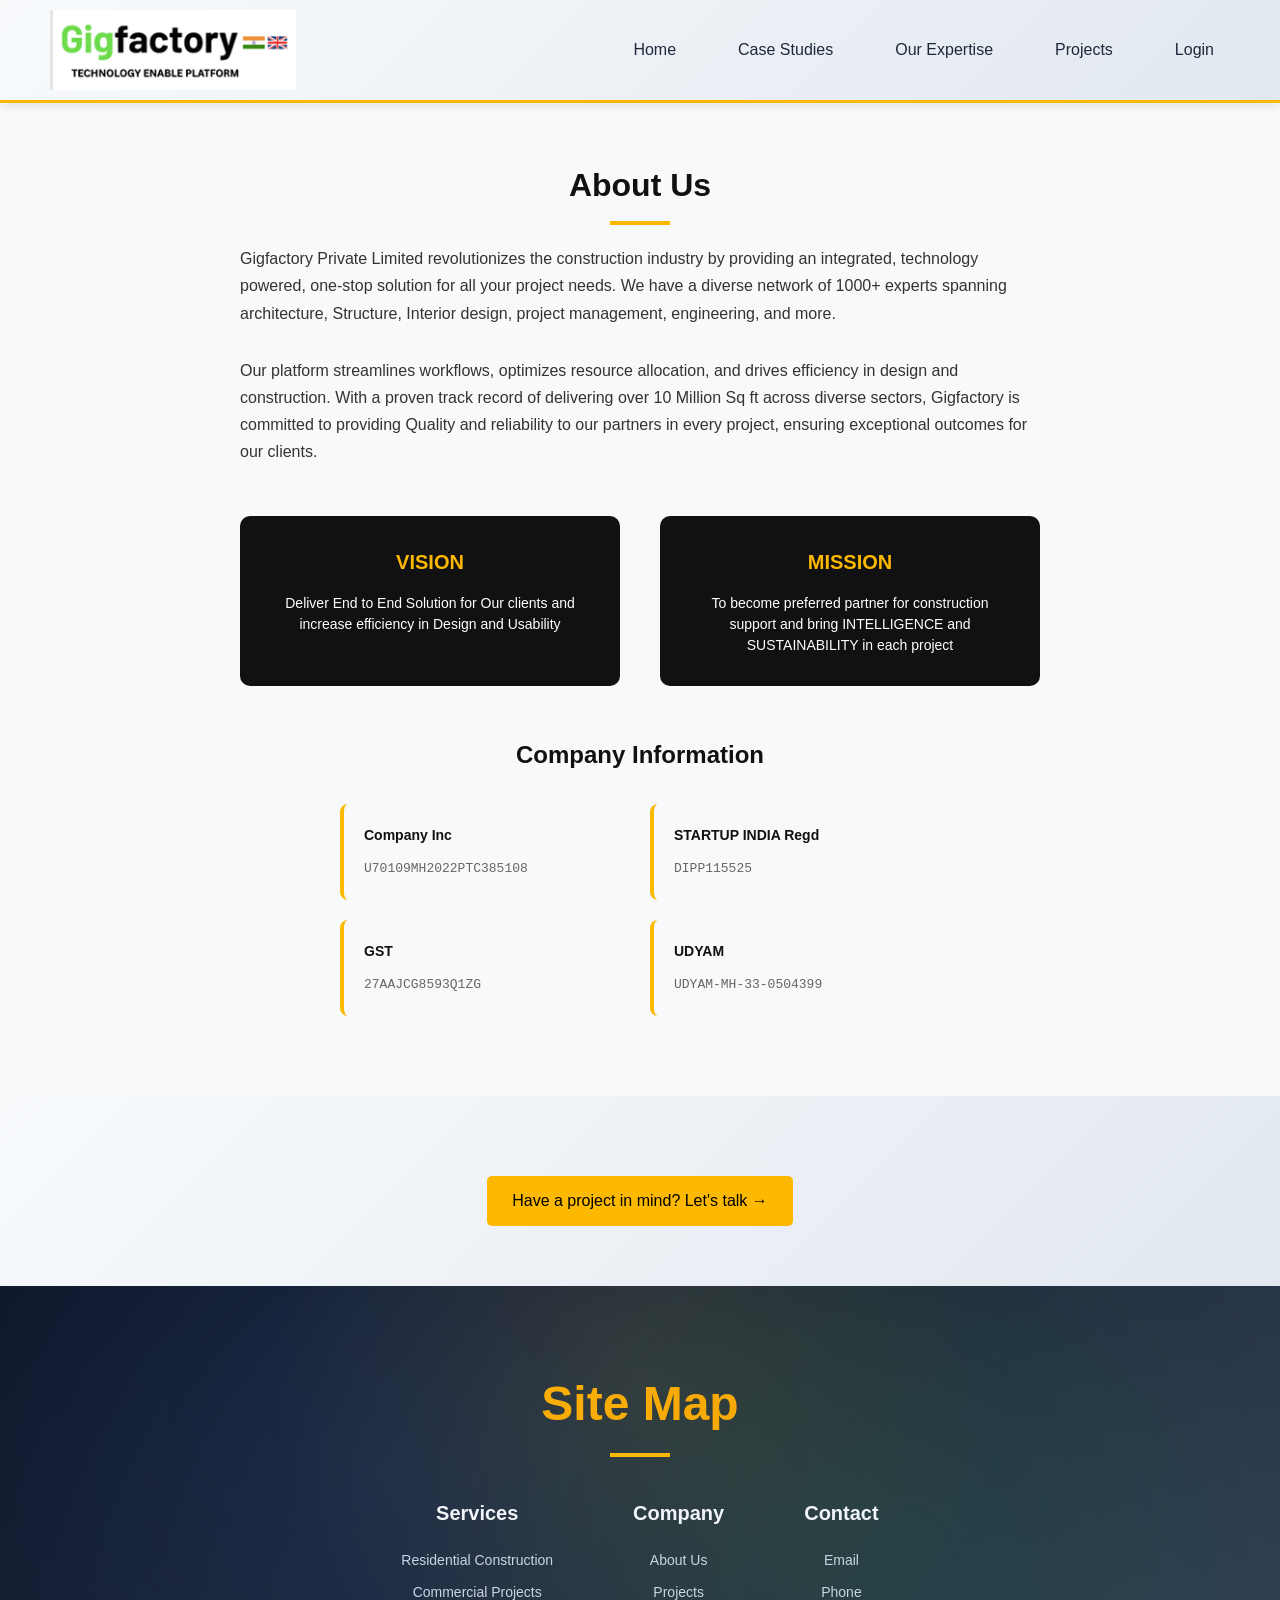
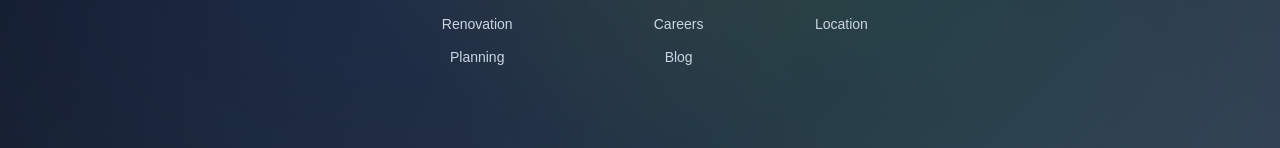
<file: about.html>
<!DOCTYPE html>
<html lang="en">
<head>
  <meta charset="UTF-8">
  <meta name="viewport" content="width=device-width, initial-scale=1.0">
  <title>About - Gigfactory</title>
  <link rel="stylesheet" href="style.css">
</head>
<body>

<!-- NAVBAR -->
<header class="navbar">
  <div class="nav-container">
    <div class="nav-logo">
      <img src="GF_logo.png" alt="Gigfactory Logo">
    </div>
    
    <nav class="nav-menu">
      <ul class="nav-links">
        <li><a href="index.html" class="nav-link">Home</a></li>
        <li><a href="#case-studies" class="nav-link">Case Studies</a></li>
        <li><a href="expertise.html" class="nav-link">Our Expertise</a></li>
        <li><a href="projects.html" class="nav-link">Projects</a></li>
        <li><a href="login.html" class="nav-link">Login</a></li>
      </ul>
    </nav>
  </div>
</header>



<!-- CULTURE SECTION -->
<section class="culture-section">

  <h2>About Us</h2>

  <p class="about-desc">
    Gigfactory Private Limited revolutionizes the construction industry by providing an integrated, technology powered,
    one-stop solution for all your project needs. We have a diverse network of 1000+ experts spanning architecture,
    Structure, Interior design, project management, engineering, and more.
  </p>

  <p class="about-desc">
    Our platform streamlines workflows, optimizes resource allocation, and drives efficiency in design and construction.
    With a proven track record of delivering over 10 Million Sq ft across diverse sectors, Gigfactory is committed to
    providing Quality and reliability to our partners in every project, ensuring exceptional outcomes for our clients.
  </p>

  <div class="vision-mission-grid">

    <div class="vision-box">
      <h3>VISION</h3>
      <p>Deliver End to End Solution for Our clients and increase efficiency in Design and Usability</p>
    </div>

    <div class="mission-box">
      <h3>MISSION</h3>
      <p>To become preferred partner for construction support and bring INTELLIGENCE and SUSTAINABILITY in each project</p>
    </div>

  </div>

  <div class="company-details">

    <h3>Company Information</h3>
    
    <div class="details-grid">
      <div class="detail-item">
        <strong>Company Inc</strong>
        <span>U70109MH2022PTC385108</span>
      </div>
      
      <div class="detail-item">
        <strong>STARTUP INDIA Regd</strong>
        <span>DIPP115525</span>
      </div>
      
      <div class="detail-item">
        <strong>GST</strong>
        <span>27AAJCG8593Q1ZG</span>
      </div>
      
      <div class="detail-item">
        <strong>UDYAM</strong>
        <span>UDYAM-MH-33-0504399</span>
      </div>
    </div>

  </div>

</section>

<!-- PROJECT CTA SECTION -->
<section class="project-cta">
  <a href="#" class="btn open-contact">Have a project in mind? Let's talk →</a>
</section>

<!-- SITE MAP SECTION -->
<section class="sitemap-section">

  <h2>Site Map</h2>

  <div class="sitemap-container">

    <div class="sitemap-col">
      <h3>Services</h3>
      <a href="#">Residential Construction</a>
      <a href="#">Commercial Projects</a>
      <a href="#">Renovation</a>
      <a href="#">Planning</a>
    </div>

    <div class="sitemap-col">
      <h3>Company</h3>
      <a href="#">About Us</a>
      <a href="#">Projects</a>
      <a href="#">Careers</a>
      <a href="#">Blog</a>
    </div>

    <div class="sitemap-col">
      <h3>Contact</h3>
      <a href="#">Email</a>
      <a href="#">Phone</a>
      <a href="#">Location</a>
    </div>

  </div>

</section>

<!-- ===== CONTACT MODAL ===== -->
<div class="contact-modal" id="contactModal">
  <div class="contact-overlay"></div>

  <div class="contact-box">
    <span class="close-btn" id="closeModal">&times;</span>

    <h2>Let's Connect</h2>

    <form id="contactForm">
      
      <input type="text" placeholder="Name (Optional)">
      <input type="text" placeholder="Company Name (Optional)">
      <input type="email" placeholder="Your Email" required>
      <input type="tel" placeholder="Phone Number">
      <textarea placeholder="Tell us about your project..." required></textarea>
      
      <button type="submit">Send Message</button>
    </form>

    <div id="successMsg" style="display: none; color: green; margin-top: 10px;">
      Thank you! Your message has been sent successfully.
    </div>
  </div>
</div>

<script src="script.js"></script>

</body>
</html>
</file>
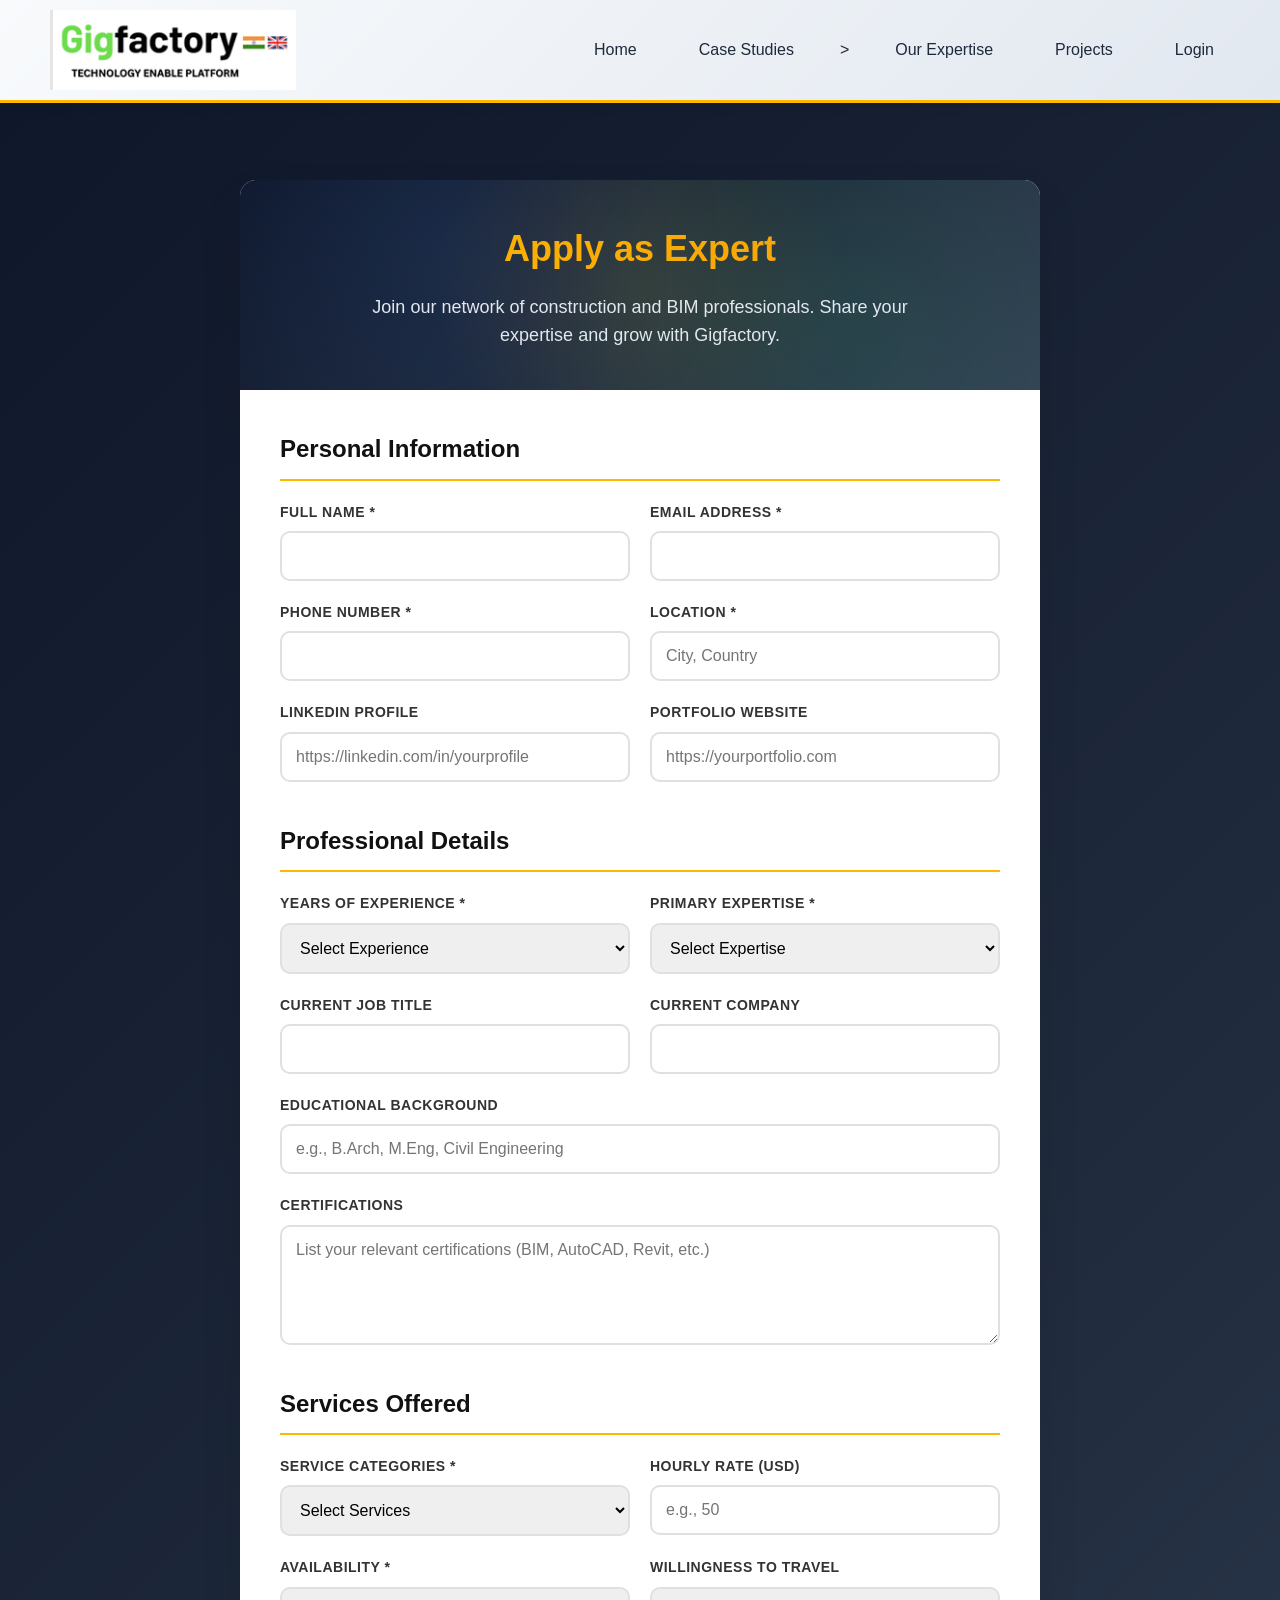
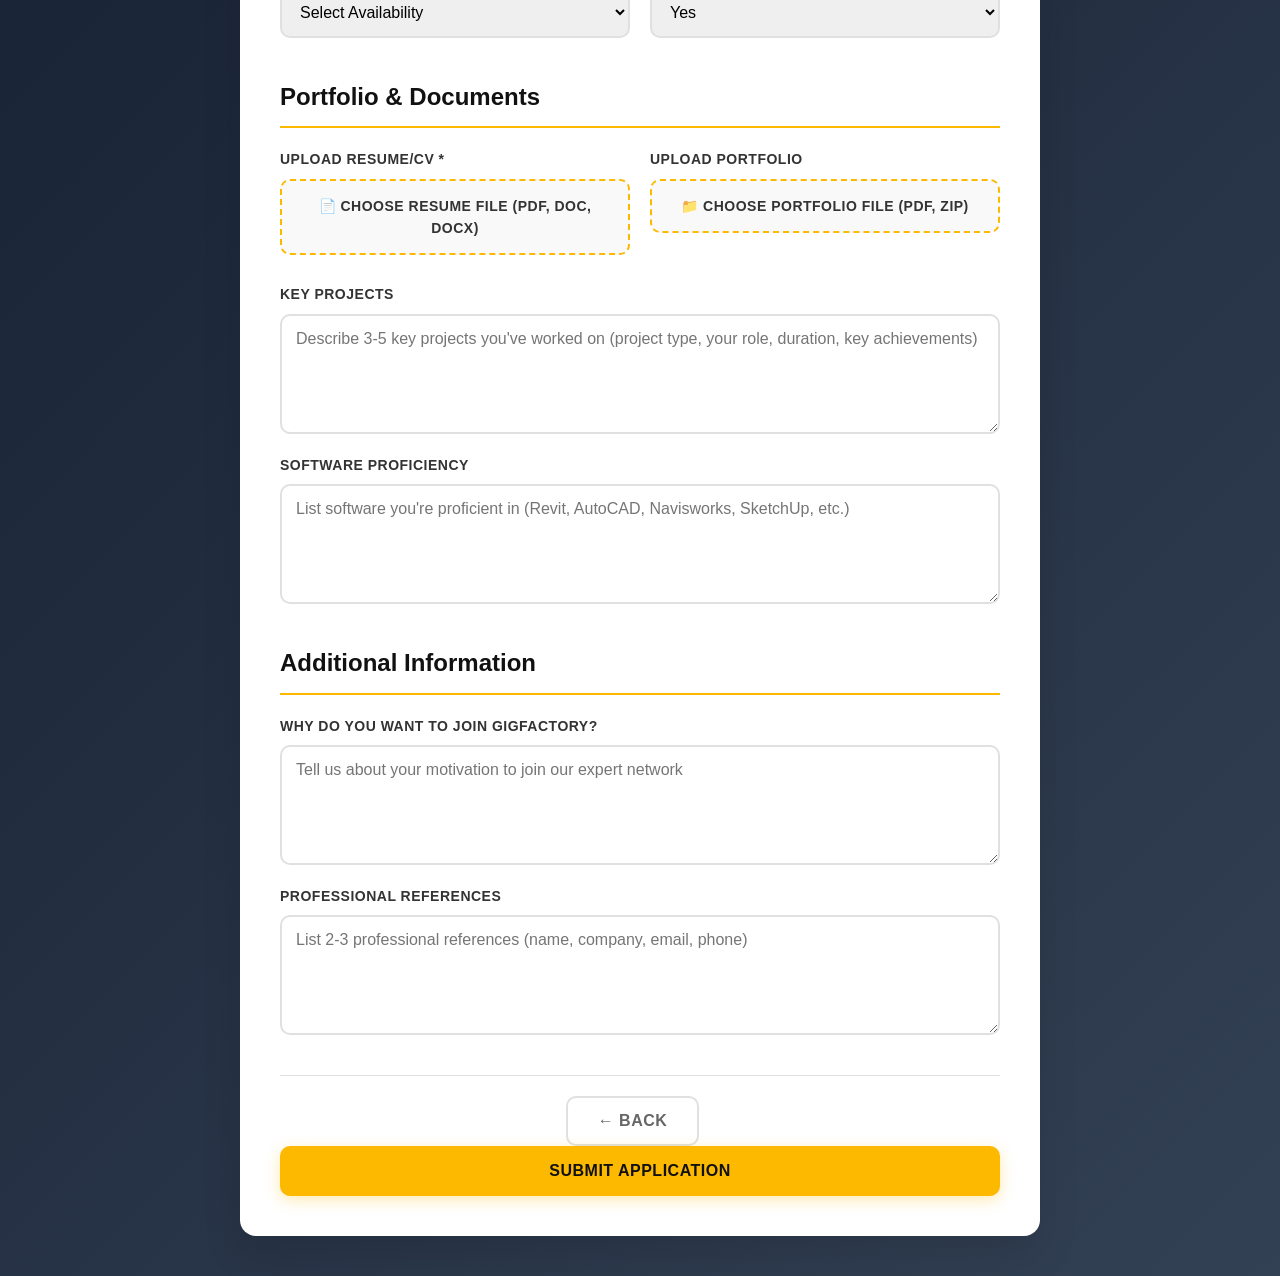
<file: apply-expert.html>
<!DOCTYPE html>
<html lang="en">
<head>
  <meta charset="UTF-8">
  <title>Apply as Expert - Gigfactory</title>
  <link rel="stylesheet" href="style.css">
  <style>
    /* Expert Application Page Styles */
    .expert-app-container {
      min-height: 100vh;
      background: linear-gradient(135deg, #0f172a 0%, #1e293b 50%, #334155 100%);
      padding: 100px 20px 40px;
      font-family: Arial, sans-serif;
    }

    .expert-app-wrapper {
      max-width: 800px;
      margin: 0 auto;
      background: #fff;
      border-radius: 16px;
      box-shadow: 0 20px 40px rgba(0,0,0,0.1);
      overflow: hidden;
    }

    .expert-app-header {
      background: linear-gradient(135deg, #0f172a 0%, #1e293b 50%, #334155 100%);
      color: white;
      text-align: center;
      padding: 40px 20px;
      position: relative;
    }

    .expert-app-header::before {
      content: "";
      position: absolute;
      top: 0;
      left: 0;
      right: 0;
      bottom: 0;
      background-image: 
        radial-gradient(circle at 25% 30%, rgba(59,130,246,0.1) 0%, transparent 50%),
        radial-gradient(circle at 75% 70%, rgba(34,197,94,0.1) 0%, transparent 50%),
        radial-gradient(circle at 50% 50%, rgba(252,185,0,0.1) 0%, transparent 50%);
      z-index: 1;
    }

    .expert-app-header > * {
      position: relative;
      z-index: 2;
    }

    .expert-app-header h1 {
      font-size: 36px;
      font-weight: 700;
      margin-bottom: 15px;
      background: linear-gradient(45deg, #fcb900, #f59e0b);
      -webkit-background-clip: text;
      -webkit-text-fill-color: transparent;
      background-clip: text;
    }

    .expert-app-header p {
      font-size: 18px;
      color: #e2e8f0;
      max-width: 600px;
      margin: 0 auto;
      line-height: 1.6;
    }

    .expert-app-form {
      padding: 40px;
    }

    .form-section {
      margin-bottom: 40px;
    }

    .form-section h3 {
      font-size: 24px;
      font-weight: 700;
      color: #111;
      margin-bottom: 20px;
      padding-bottom: 10px;
      border-bottom: 2px solid #fcb900;
    }

    .form-row {
      display: grid;
      grid-template-columns: repeat(auto-fit, minmax(250px, 1fr));
      gap: 20px;
      margin-bottom: 20px;
    }

    .form-group {
      display: flex;
      flex-direction: column;
    }

    .form-group label {
      font-size: 14px;
      font-weight: 600;
      color: #333;
      margin-bottom: 8px;
      text-transform: uppercase;
      letter-spacing: 0.5px;
    }

    .form-group input,
    .form-group select,
    .form-group textarea {
      padding: 14px;
      border: 2px solid #e0e0e0;
      border-radius: 10px;
      font-size: 16px;
      transition: all 0.3s ease;
      box-sizing: border-box;
    }

    .form-group input:focus,
    .form-group select:focus,
    .form-group textarea:focus {
      outline: none;
      border-color: #fcb900;
      box-shadow: 0 0 0 3px rgba(252,185,0,0.1);
    }

    .form-group textarea {
      resize: vertical;
      min-height: 120px;
    }

    .form-group.full-width {
      grid-column: 1 / -1;
    }

    .file-upload {
      position: relative;
      display: inline-block;
      cursor: pointer;
      width: 100%;
    }

    .file-upload input[type="file"] {
      position: absolute;
      opacity: 0;
      width: 100%;
      height: 100%;
      cursor: pointer;
    }

    .file-upload-label {
      display: block;
      padding: 14px;
      border: 2px dashed #fcb900;
      border-radius: 10px;
      text-align: center;
      color: #666;
      background: #f9f9f9;
      transition: all 0.3s ease;
    }

    .file-upload:hover .file-upload-label {
      background: #fcb900;
      color: #111;
      border-style: solid;
    }

    .submit-section {
      text-align: center;
      padding-top: 20px;
      border-top: 1px solid #e0e0e0;
    }

    .submit-btn {
      background: #fcb900;
      color: #111;
      border: none;
      padding: 16px 40px;
      font-size: 16px;
      font-weight: 600;
      border-radius: 10px;
      cursor: pointer;
      transition: all 0.3s ease;
      text-transform: uppercase;
      letter-spacing: 0.5px;
      box-shadow: 0 4px 15px rgba(252,185,0,0.3);
    }

    .submit-btn:hover {
      background: #e0a800;
      transform: translateY(-3px);
      box-shadow: 0 8px 25px rgba(252,185,0,0.4);
    }

    .back-btn {
      background: transparent;
      color: #666;
      border: 2px solid #e0e0e0;
      padding: 14px 30px;
      font-size: 16px;
      font-weight: 600;
      border-radius: 10px;
      cursor: pointer;
      transition: all 0.3s ease;
      text-transform: uppercase;
      letter-spacing: 0.5px;
      margin-right: 15px;
    }

    .back-btn:hover {
      background: #f0f0f0;
      transform: translateY(-2px);
    }

    /* Responsive Design */
    @media (max-width: 768px) {
      .expert-app-container {
        padding: 80px 20px 40px;
      }
      
      .expert-app-form {
        padding: 30px 20px;
      }
      
      .form-row {
        grid-template-columns: 1fr;
        gap: 15px;
      }
      
      .expert-app-header h1 {
        font-size: 28px;
      }
      
      .expert-app-header p {
        font-size: 16px;
      }
    }
  </style>
</head>
<body>

  <!-- NAVBAR -->
  <header class="navbar">
    <div class="nav-container">
      <div class="nav-logo">
        <img src="GF_logo.png" alt="Gigfactory Logo">
      </div>
      
      <nav class="nav-menu">
        <ul class="nav-links">
          <li><a href="index.html" class="nav-link">Home</a></li>
          <li><a href="#case-studies" class="nav-link">Case Studies</a></li>>
          <li><a href="expertise.html" class="nav-link">Our Expertise</a></li>
          <li><a href="projects.html" class="nav-link">Projects</a></li>
          <li><a href="login.html" class="nav-link">Login</a></li>
        </ul>
      </nav>
    </div>
  </header>

  <!-- EXPERT APPLICATION CONTAINER -->
  <div class="expert-app-container">
    <div class="expert-app-wrapper">
      
      <!-- HEADER -->
      <div class="expert-app-header">
        <h1>Apply as Expert</h1>
        <p>Join our network of construction and BIM professionals. Share your expertise and grow with Gigfactory.</p>
      </div>

      <!-- APPLICATION FORM -->
      <form class="expert-app-form">
        
        <!-- PERSONAL INFORMATION -->
        <div class="form-section">
          <h3>Personal Information</h3>
          <div class="form-row">
            <div class="form-group">
              <label for="fullname">Full Name *</label>
              <input type="text" id="fullname" name="fullname" required>
            </div>
            <div class="form-group">
              <label for="email">Email Address *</label>
              <input type="email" id="email" name="email" required>
            </div>
            <div class="form-group">
              <label for="phone">Phone Number *</label>
              <input type="tel" id="phone" name="phone" required>
            </div>
            <div class="form-group">
              <label for="location">Location *</label>
              <input type="text" id="location" name="location" placeholder="City, Country" required>
            </div>
          </div>
          <div class="form-row">
            <div class="form-group">
              <label for="linkedin">LinkedIn Profile</label>
              <input type="url" id="linkedin" name="linkedin" placeholder="https://linkedin.com/in/yourprofile">
            </div>
            <div class="form-group">
              <label for="portfolio">Portfolio Website</label>
              <input type="url" id="portfolio" name="portfolio" placeholder="https://yourportfolio.com">
            </div>
          </div>
        </div>

        <!-- PROFESSIONAL DETAILS -->
        <div class="form-section">
          <h3>Professional Details</h3>
          <div class="form-row">
            <div class="form-group">
              <label for="experience">Years of Experience *</label>
              <select id="experience" name="experience" required>
                <option value="">Select Experience</option>
                <option value="0-2">0-2 Years</option>
                <option value="3-5">3-5 Years</option>
                <option value="6-10">6-10 Years</option>
                <option value="11-15">11-15 Years</option>
                <option value="15+">15+ Years</option>
              </select>
            </div>
            <div class="form-group">
              <label for="expertise">Primary Expertise *</label>
              <select id="expertise" name="expertise" required>
                <option value="">Select Expertise</option>
                <option value="bim-modeling">BIM Modeling</option>
                <option value="bim-consulting">BIM Consulting</option>
                <option value="architecture">Architecture</option>
                <option value="engineering">Engineering</option>
                <option value="construction">Construction Management</option>
                <option value="project-management">Project Management</option>
              </select>
            </div>
            <div class="form-group">
              <label for="jobtitle">Current Job Title</label>
              <input type="text" id="jobtitle" name="jobtitle">
            </div>
            <div class="form-group">
              <label for="company">Current Company</label>
              <input type="text" id="company" name="company">
            </div>
          </div>
          <div class="form-row">
            <div class="form-group full-width">
              <label for="education">Educational Background</label>
              <input type="text" id="education" name="education" placeholder="e.g., B.Arch, M.Eng, Civil Engineering">
            </div>
          </div>
          <div class="form-row">
            <div class="form-group full-width">
              <label for="certifications">Certifications</label>
              <textarea id="certifications" name="certifications" placeholder="List your relevant certifications (BIM, AutoCAD, Revit, etc.)"></textarea>
            </div>
          </div>
        </div>

        <!-- SERVICES OFFERED -->
        <div class="form-section">
          <h3>Services Offered</h3>
          <div class="form-row">
            <div class="form-group">
              <label for="services">Service Categories *</label>
              <select id="services" name="services" required>
                <option value="">Select Services</option>
                <option value="bim-modeling">BIM Modeling Services</option>
                <option value="bim-consulting">BIM Consulting</option>
                <option value="documentation">Construction Documentation</option>
                <option value="clash-detection">Clash Detection</option>
                <option value="scan-to-bim">Scan to BIM</option>
                <option value="training">BIM Training</option>
              </select>
            </div>
            <div class="form-group">
              <label for="rate">Hourly Rate (USD)</label>
              <input type="number" id="rate" name="rate" placeholder="e.g., 50">
            </div>
            <div class="form-group">
              <label for="availability">Availability *</label>
              <select id="availability" name="availability" required>
                <option value="">Select Availability</option>
                <option value="full-time">Full-time</option>
                <option value="part-time">Part-time</option>
                <option value="project-based">Project-based</option>
                <option value="consulting">Consulting</option>
              </select>
            </div>
            <div class="form-group">
              <label for="travel">Willingness to Travel</label>
              <select id="travel" name="travel">
                <option value="yes">Yes</option>
                <option value="no">No</option>
                <option value="limited">Limited</option>
              </select>
            </div>
          </div>
        </div>

        <!-- PORTFOLIO UPLOAD -->
        <div class="form-section">
          <h3>Portfolio & Documents</h3>
          <div class="form-row">
            <div class="form-group">
              <label for="resume">Upload Resume/CV *</label>
              <div class="file-upload">
                <input type="file" id="resume" name="resume" accept=".pdf,.doc,.docx" required>
                <label for="resume" class="file-upload-label">
                  📄 Choose Resume File (PDF, DOC, DOCX)
                </label>
              </div>
            </div>
            <div class="form-group">
              <label for="portfolio-file">Upload Portfolio</label>
              <div class="file-upload">
                <input type="file" id="portfolio-file" name="portfolio-file" accept=".pdf,.zip">
                <label for="portfolio-file" class="file-upload-label">
                  📁 Choose Portfolio File (PDF, ZIP)
                </label>
              </div>
            </div>
          </div>
          <div class="form-row">
            <div class="form-group full-width">
              <label for="projects">Key Projects</label>
              <textarea id="projects" name="projects" placeholder="Describe 3-5 key projects you've worked on (project type, your role, duration, key achievements)"></textarea>
            </div>
          </div>
          <div class="form-row">
            <div class="form-group full-width">
              <label for="software">Software Proficiency</label>
              <textarea id="software" name="software" placeholder="List software you're proficient in (Revit, AutoCAD, Navisworks, SketchUp, etc.)"></textarea>
            </div>
          </div>
        </div>

        <!-- ADDITIONAL INFORMATION -->
        <div class="form-section">
          <h3>Additional Information</h3>
          <div class="form-row">
            <div class="form-group full-width">
              <label for="why-join">Why do you want to join Gigfactory?</label>
              <textarea id="why-join" name="why-join" placeholder="Tell us about your motivation to join our expert network"></textarea>
            </div>
          </div>
          <div class="form-row">
            <div class="form-group full-width">
              <label for="references">Professional References</label>
              <textarea id="references" name="references" placeholder="List 2-3 professional references (name, company, email, phone)"></textarea>
            </div>
          </div>
        </div>

        <!-- SUBMIT SECTION -->
        <div class="submit-section">
          <button type="button" class="back-btn" onclick="window.history.back()">← Back</button>
          <button type="submit" class="submit-btn">Submit Application</button>
        </div>

      </form>
    </div>
  </div>

</body>
</html>
</file>
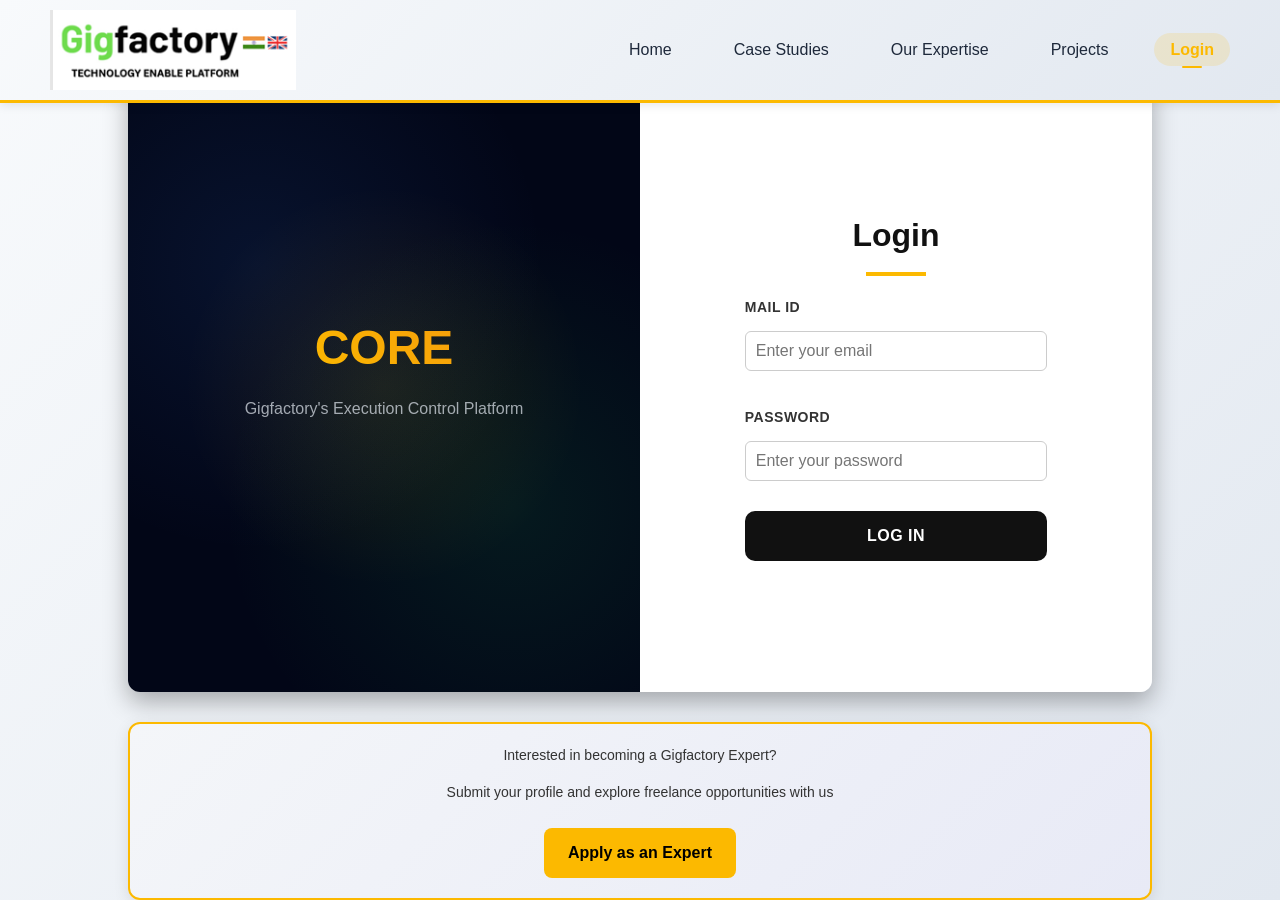
<file: login.html>
<!DOCTYPE html>
<html lang="en">
<head>
  <meta charset="UTF-8">
  <title>Gigfactory Login</title>
  <link rel="stylesheet" href="style.css">
  <style>
    body {
      height: 100vh;
      background: linear-gradient(135deg, #f8fafc, #e2e8f0);
      display: flex;
      flex-direction: column;
      justify-content: center;
      align-items: center;
      padding-top: 80px; /* Account for fixed navbar */
      gap: 30px;
    }

    .container {
      width: 80%;
      height: 80vh;
      display: flex;
      border-radius: 12px;
      overflow: hidden;
      box-shadow: 0 10px 25px rgba(0,0,0,0.3);
    }

    /* LEFT SIDE */
    .left {
      width: 50%;
      background: #020617;
      color: white;
      display: flex;
      flex-direction: column;
      justify-content: center;
      align-items: center;
    }

    .left h1 {
      font-size: 48px;
      margin-bottom: 10px;
    }

    .core-link {
      font-size: 48px;
      margin-bottom: 10px;
      color: white;
      text-decoration: none;
      font-weight: bold;
      transition: all 0.3s ease;
    }

    .core-link:hover {
      color: #fcb900;
      transform: scale(1.05);
    }

    .left p {
      font-size: 16px;
      opacity: 0.7;
    }

    /* RIGHT SIDE */
    .right {
      width: 50%;
      background: white;
      display: flex;
      justify-content: center;
      align-items: center;
    }

    .login-form {
      width: 70%;
    }

    .login-form h2 {
      margin-bottom: 20px;
    }

    .login-form h1 {
      font-size: 32px;
      margin-bottom: 5px;
      color: #0f172a;
      font-weight: bold;
    }

    .login-form p {
      font-size: 14px;
      color: #666;
      margin-bottom: 15px;
    }

    .login-form label {
      display: block;
      margin-top: 15px;
      font-size: 14px;
    }

    .login-form input {
      width: 100%;
      padding: 10px;
      margin-top: 5px;
      border: 1px solid #ccc;
      border-radius: 6px;
    }

    .login-form button {
      width: 100%;
      margin-top: 20px;
      padding: 12px;
      background: #0f172a;
      color: white;
      border: none;
      border-radius: 6px;
      cursor: pointer;
      transition: 0.3s;
    }

    .login-form button:hover {
      background: #1e293b;
    }

    .extra {
      margin-top: 20px;
      font-size: 13px;
      text-align: center;
    }

    .apply-btn {
      display: block;
      text-align: center;
      margin-top: 10px;
      color: #0f172a;
      text-decoration: none;
      font-weight: bold;
    }

    .signup-btn {
      display: block;
      text-align: center;
      margin-top: 10px;
      color: #fcb900;
      text-decoration: none;
      font-weight: bold;
    }

    .signup-btn:hover {
      text-decoration: underline;
    }

    .expert-box {
      background: linear-gradient(135deg, #f4f6f9, #e8eaf6);
      border: 2px solid #fcb900;
      border-radius: 12px;
      padding: 20px;
      width: 80%;
      text-align: center;
      box-shadow: 0 4px 15px rgba(0,0,0,0.1);
      transition: all 0.3s ease;
    }

    .expert-box:hover {
      transform: translateY(-2px);
      box-shadow: 0 8px 25px rgba(0,0,0,0.15);
      border-color: #f59e0b;
    }

    .expert-text {
      font-size: 14px;
      color: #333;
      margin-bottom: 15px;
      font-weight: 500;
    }

    .expert-box .apply-btn {
      background: #fcb900;
      color: #000;
      padding: 12px 24px;
      border-radius: 8px;
      font-weight: bold;
      transition: all 0.3s ease;
      display: inline-block;
      text-decoration: none;
    }

    .expert-box .apply-btn:hover {
      background: #f59e0b;
      transform: scale(1.05);
      box-shadow: 0 4px 12px rgba(252,185,0,0.3);
    }
  </style>
</head>
<body>

  <!-- NAVBAR -->
  <header class="navbar">
    <div class="nav-container">
      <div class="nav-logo">
        <img src="GF_logo.png" alt="Gigfactory Logo">
      </div>
      
      <nav class="nav-menu">
        <ul class="nav-links">
          <li><a href="index.html" class="nav-link">Home</a></li>
          <li><a href="#case-studies" class="nav-link">Case Studies</a></li>
          <li><a href="expertise.html" class="nav-link">Our Expertise</a></li>
          <li><a href="projects.html" class="nav-link">Projects</a></li>
          <li><a href="login.html" class="nav-link active">Login</a></li>
        </ul>
      </nav>
    </div>
  </header>

  <div class="container">

    <!-- LEFT SECTION -->
    <div class="left">
      <h1>CORE</h1>
      <p>Gigfactory's Execution Control Platform</p>
    </div>

    <!-- RIGHT SECTION (LOGIN FORM) -->
    <div class="right">
      <form class="login-form">
        <h2>Login</h2>

        <label>Mail ID</label>
        <input type="email" placeholder="Enter your email" required>

        <label>Password</label>
        <input type="password" placeholder="Enter your password" required>

        <button type="submit">LOG IN</button>

      </form>
    </div>

  </div>

  <!-- APPLY AS EXPERT BOX - SEPARATE -->
  <div class="expert-box">
    <p class="expert-text">Interested in becoming a Gigfactory Expert?</p>
    <p class="expert-text">Submit your profile and explore freelance opportunities with us</p>
    <a href="apply-expert.html" class="apply-btn">Apply as an Expert</a>
  </div>

</body>
</html>
</file>
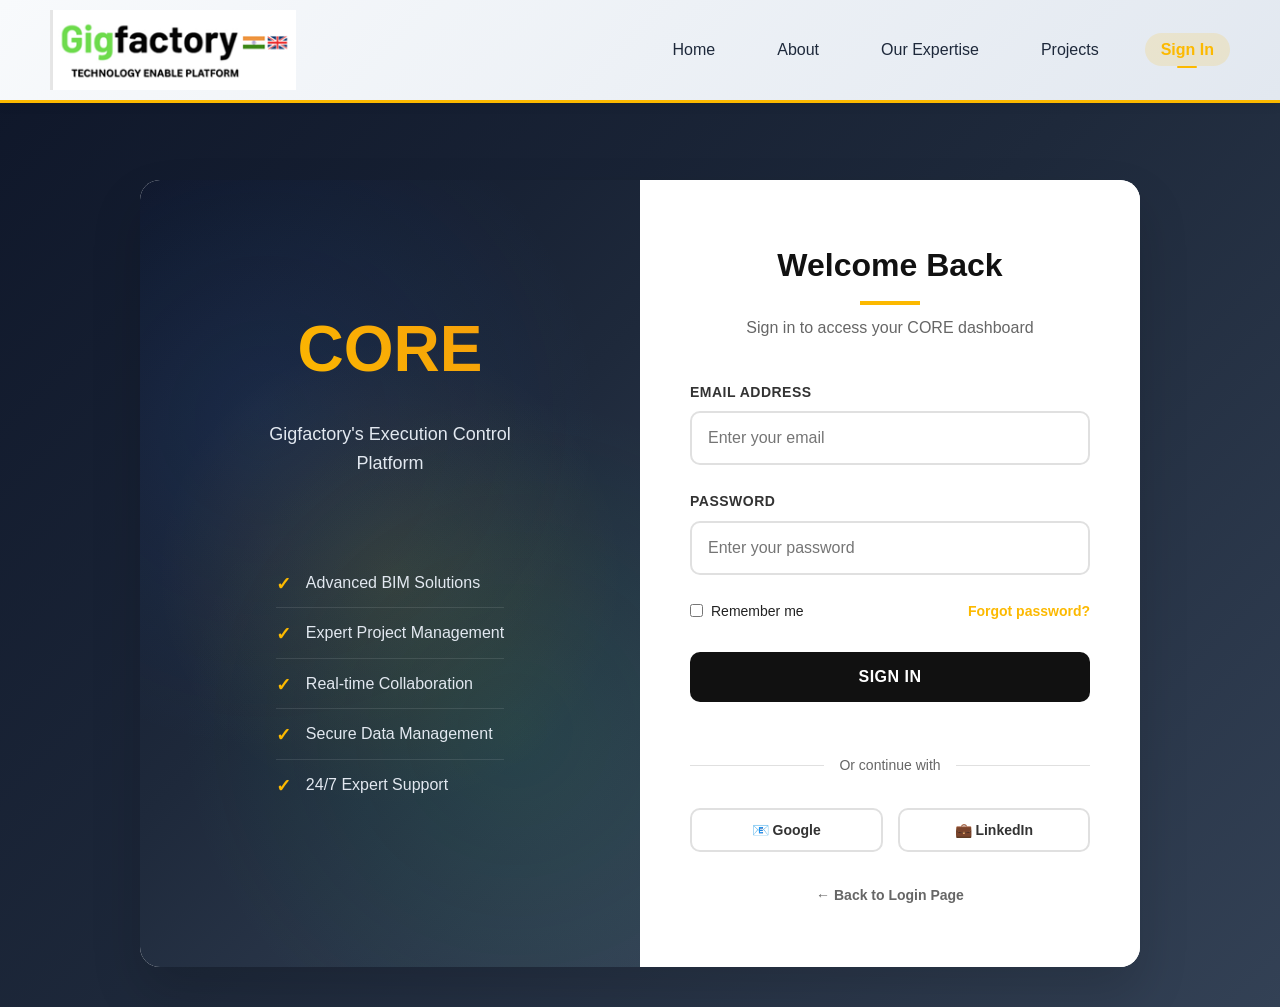
<file: signin.html>
<!DOCTYPE html>
<html lang="en">
<head>
  <meta charset="UTF-8">
  <title>Sign In - Gigfactory</title>
  <link rel="stylesheet" href="style.css">
  <style>
    /* Sign In Page Styles */
    .signin-container {
      min-height: 100vh;
      background: linear-gradient(135deg, #0f172a 0%, #1e293b 50%, #334155 100%);
      display: flex;
      justify-content: center;
      align-items: center;
      padding: 100px 20px 40px;
      font-family: Arial, sans-serif;
    }

    .signin-wrapper {
      background: #fff;
      border-radius: 20px;
      box-shadow: 0 25px 50px rgba(0,0,0,0.15);
      overflow: hidden;
      width: 100%;
      max-width: 1000px;
      display: flex;
      min-height: 600px;
    }

    .signin-left {
      flex: 1;
      background: linear-gradient(135deg, #0f172a 0%, #1e293b 50%, #334155 100%);
      color: white;
      display: flex;
      flex-direction: column;
      justify-content: center;
      align-items: center;
      text-align: center;
      padding: 60px 40px;
      position: relative;
      overflow: hidden;
    }

    .signin-left::before {
      content: "";
      position: absolute;
      top: 0;
      left: 0;
      right: 0;
      bottom: 0;
      background-image: 
        radial-gradient(circle at 25% 30%, rgba(59,130,246,0.1) 0%, transparent 50%),
        radial-gradient(circle at 75% 70%, rgba(34,197,94,0.1) 0%, transparent 50%),
        radial-gradient(circle at 50% 50%, rgba(252,185,0,0.1) 0%, transparent 50%);
      z-index: 1;
    }

    .signin-left > * {
      position: relative;
      z-index: 2;
    }

    .signin-left h1 {
      font-size: 64px;
      font-weight: 700;
      margin-bottom: 20px;
      background: linear-gradient(45deg, #fcb900, #f59e0b);
      -webkit-background-clip: text;
      -webkit-text-fill-color: transparent;
      background-clip: text;
    }

    .signin-left p {
      font-size: 18px;
      margin-bottom: 40px;
      color: #e2e8f0;
      max-width: 300px;
      line-height: 1.6;
    }

    .signin-features {
      list-style: none;
      padding: 0;
      margin: 40px 0;
      text-align: left;
      max-width: 300px;
    }

    .signin-features li {
      color: #e2e8f0;
      font-size: 16px;
      padding: 12px 0;
      border-bottom: 1px solid rgba(255,255,255,0.1);
      position: relative;
      padding-left: 30px;
    }

    .signin-features li:before {
      content: "✓";
      position: absolute;
      left: 0;
      color: #fcb900;
      font-weight: bold;
      font-size: 18px;
    }

    .signin-features li:last-child {
      border-bottom: none;
    }

    .signin-right {
      flex: 1;
      background: #fff;
      display: flex;
      justify-content: center;
      align-items: center;
      padding: 60px 40px;
    }

    .signin-form {
      width: 100%;
      max-width: 400px;
    }

    .signin-form h2 {
      font-size: 32px;
      font-weight: 700;
      color: #111;
      margin-bottom: 10px;
      text-align: center;
    }

    .signin-form .subtitle {
      font-size: 16px;
      color: #666;
      text-align: center;
      margin-bottom: 40px;
    }

    .form-group {
      margin-bottom: 25px;
    }

    .form-group label {
      display: block;
      font-size: 14px;
      font-weight: 600;
      color: #333;
      margin-bottom: 8px;
      text-transform: uppercase;
      letter-spacing: 0.5px;
    }

    .form-group input {
      width: 100%;
      padding: 16px;
      border: 2px solid #e0e0e0;
      border-radius: 10px;
      font-size: 16px;
      transition: all 0.3s ease;
      box-sizing: border-box;
    }

    .form-group input:focus {
      outline: none;
      border-color: #fcb900;
      box-shadow: 0 0 0 3px rgba(252,185,0,0.1);
    }

    .form-options {
      display: flex;
      justify-content: space-between;
      align-items: center;
      margin-bottom: 30px;
      font-size: 14px;
    }

    .remember-me {
      display: flex;
      align-items: center;
      gap: 8px;
    }

    .remember-me input[type="checkbox"] {
      width: auto;
      margin: 0;
    }

    .forgot-link {
      color: #fcb900;
      text-decoration: none;
      font-weight: 600;
      transition: all 0.3s ease;
    }

    .forgot-link:hover {
      color: #e0a800;
      text-decoration: underline;
    }

    .signin-btn {
      width: 100%;
      padding: 16px;
      background: #111;
      color: white;
      border: none;
      border-radius: 10px;
      font-size: 16px;
      font-weight: 600;
      cursor: pointer;
      transition: all 0.3s ease;
      text-transform: uppercase;
      letter-spacing: 0.5px;
      margin-bottom: 20px;
    }

    .signin-btn:hover {
      background: #333;
      transform: translateY(-2px);
      box-shadow: 0 4px 15px rgba(0,0,0,0.2);
    }

    .divider {
      text-align: center;
      margin: 30px 0;
      position: relative;
    }

    .divider::before {
      content: "";
      position: absolute;
      top: 50%;
      left: 0;
      right: 0;
      height: 1px;
      background: #e0e0e0;
    }

    .divider span {
      background: #fff;
      padding: 0 15px;
      color: #666;
      font-size: 14px;
      position: relative;
    }

    .social-signin {
      display: flex;
      gap: 15px;
      margin-bottom: 30px;
    }

    .social-btn {
      flex: 1;
      padding: 12px;
      border: 2px solid #e0e0e0;
      border-radius: 10px;
      background: #fff;
      cursor: pointer;
      transition: all 0.3s ease;
      display: flex;
      align-items: center;
      justify-content: center;
      gap: 8px;
      font-size: 14px;
      font-weight: 600;
      color: #333;
    }

    .social-btn:hover {
      border-color: #fcb900;
      transform: translateY(-2px);
      box-shadow: 0 4px 15px rgba(0,0,0,0.1);
    }

    .social-btn.google:hover {
      background: #f8f9fa;
    }

    .social-btn.linkedin:hover {
      background: #0077b5;
      color: white;
      border-color: #0077b5;
    }

    .back-to-login {
      text-align: center;
      margin-top: 20px;
    }

    .back-link {
      color: #666;
      text-decoration: none;
      font-size: 14px;
      font-weight: 600;
      transition: all 0.3s ease;
      display: inline-flex;
      align-items: center;
      gap: 5px;
    }

    .back-link:hover {
      color: #fcb900;
      text-decoration: underline;
    }

    .signup-prompt {
      text-align: center;
      color: #666;
      font-size: 14px;
      margin-top: 20px;
    }

    .signup-prompt a {
      color: #fcb900;
      text-decoration: none;
      font-weight: 600;
      transition: all 0.3s ease;
    }

    .signup-prompt a:hover {
      color: #e0a800;
      text-decoration: underline;
    }

    /* Responsive Design */
    @media (max-width: 768px) {
      .signin-container {
        padding: 80px 20px 40px;
      }
      
      .signin-wrapper {
        flex-direction: column;
        max-width: 400px;
        min-height: auto;
      }
      
      .signin-left {
        padding: 40px 30px;
        min-height: 300px;
      }
      
      .signin-left h1 {
        font-size: 48px;
      }
      
      .signin-right {
        padding: 40px 30px;
      }
      
      .signin-form {
        max-width: 100%;
      }
      
      .social-signin {
        flex-direction: column;
      }
    }
  </style>
</head>
<body>

  <!-- NAVBAR -->
  <header class="navbar">
    <div class="nav-container">
      <div class="nav-logo">
        <img src="GF_logo.png" alt="Gigfactory Logo">
      </div>
      
      <nav class="nav-menu">
        <ul class="nav-links">
          <li><a href="index.html" class="nav-link">Home</a></li>
          <li><a href="about.html" class="nav-link">About</a></li>
          <li><a href="expertise.html" class="nav-link">Our Expertise</a></li>
          <li><a href="projects.html" class="nav-link">Projects</a></li>
          <li><a href="signin.html" class="nav-link active">Sign In</a></li>
        </ul>
      </nav>
    </div>
  </header>

  <!-- SIGN IN CONTAINER -->
  <div class="signin-container">
    <div class="signin-wrapper">
      
      <!-- LEFT SECTION -->
      <div class="signin-left">
        <h1>CORE</h1>
        <p>Gigfactory's Execution Control Platform</p>
        
        <ul class="signin-features">
          <li>Advanced BIM Solutions</li>
          <li>Expert Project Management</li>
          <li>Real-time Collaboration</li>
          <li>Secure Data Management</li>
          <li>24/7 Expert Support</li>
        </ul>
      </div>

      <!-- RIGHT SECTION (SIGN IN FORM) -->
      <div class="signin-right">
        <form class="signin-form">
          <h2>Welcome Back</h2>
          <p class="subtitle">Sign in to access your CORE dashboard</p>

          <div class="form-group">
            <label for="email">Email Address</label>
            <input type="email" id="email" name="email" placeholder="Enter your email" required>
          </div>

          <div class="form-group">
            <label for="password">Password</label>
            <input type="password" id="password" name="password" placeholder="Enter your password" required>
          </div>

          <div class="form-options">
            <div class="remember-me">
              <input type="checkbox" id="remember" name="remember">
              <label for="remember">Remember me</label>
            </div>
            <a href="#" class="forgot-link">Forgot password?</a>
          </div>

          <button type="submit" class="signin-btn">Sign In</button>

          <div class="divider">
            <span>Or continue with</span>
          </div>

          <div class="social-signin">
            <button type="button" class="social-btn google">
              📧 Google
            </button>
            <button type="button" class="social-btn linkedin">
              💼 LinkedIn
            </button>
          </div>

          <div class="back-to-login">
            <a href="login.html" class="back-link">← Back to Login Page</a>
          </div>

        </form>
      </div>

    </div>
  </div>

</body>
</html>
</file>
<file: style.css>
/* ===== GLOBAL RESET ===== */
* {
  margin: 0;
  padding: 0;
  box-sizing: border-box;
  font-family: "Segoe UI", sans-serif;
}

body {
  background: #f4f6f8;
  color: #222;
  line-height: 1.6;
  padding-top: 80px; /* Account for fixed navbar */
}

/* ===== NAVBAR ===== */
.navbar {
  position: fixed;
  top: 0;
  left: 0;
  right: 0;
  background: linear-gradient(135deg, #f8fafc, #e2e8f0);
  color: #1e293b;
  z-index: 1000;
  box-shadow: 0 2px 10px rgba(0,0,0,0.1);
  border-bottom: 3px solid #fcb900;
}

.nav-container {
  display: flex;
  justify-content: space-between;
  align-items: center;
  padding: 10px 10px;
  max-width: 1200px;
  margin: 0 auto;
}

/* NAV LOGO */
.nav-logo img {
  height: 80px;
  width: auto;
  display: block;
}

/* NAV MENU */
.nav-menu {
  display: flex;
  align-items: center;
}

.nav-links {
  display: flex;
  list-style: none;
  margin: 0;
  padding: 0;
  gap: 30px;
}

.nav-links li {
  margin: 0;
}

.nav-link {
  color: #1e293b;
  text-decoration: none;
  font-weight: 500;
  font-size: 16px;
  padding: 8px 16px;
  border-radius: 25px;
  transition: all 0.3s ease;
  position: relative;
  overflow: hidden;
}

.nav-link::before {
  display: none;
}

.nav-link:hover {
  color: #1e293b;
  background: rgba(30, 41, 59, 0.1);
  transform: translateY(-2px);
}

.nav-link.active {
  color: #fcb900;
  background: rgba(252, 185, 0, 0.15);
  font-weight: 600;
}

.nav-link.active::after {
  content: '';
  position: absolute;
  bottom: -2px;
  left: 50%;
  transform: translateX(-50%);
  width: 20px;
  height: 2px;
  background: #fcb900;
  border-radius: 1px;
}

/* LOGO IMAGE */
.logo img {
  height: 80px;   /* adjust if needed */
  width: auto;
  display: block;
}

/* ===== HERO ===== */
.hero {
  height: 80vh;
  position: relative;
  overflow: hidden;
  min-height: 500px;
}

/* ===== HERO SLIDER ===== */
.hero-slider {
  position: absolute;
  top: 0;
  left: 0;
  width: 100%;
  height: 100%;
  z-index: 1;
}

.hero-slide {
  position: absolute;
  top: 0;
  left: 0;
  width: 100%;
  height: 100%;
  opacity: 0;
  transition: opacity 1s ease-in-out;
  visibility: hidden;
}

.hero-slide.active {
  opacity: 1;
  visibility: visible;
}

.hero-slide img {
  width: 100%;
  height: 100%;
  object-fit: cover;
  object-position: center;
  transform: scale(1.05);
  transition: transform 8s ease-out;
}

.hero-slide.active img {
  transform: scale(1);
}

/* ===== HERO CONTENT (FIXED OVERLAY) ===== */
.hero-content {
  position: absolute;
  top: 50%;
  left: 50%;
  transform: translate(-50%, -50%);
  z-index: 2;
  color: #000;
  text-align: center;
  max-width: 1000px;
  width: 400%;
  padding: 0 50px;
  pointer-events: none;
}

.hero-content * {
  pointer-events: auto;
}

.hero::before {
  content: "";
  position: absolute;
  top: 0;
  left: 0;
  width: 100%;
  height: 100%;
  background: rgba(255,255,255,0.85);
  z-index: 1;
}

.hero h1 {
  font-size: 1000px;
  position: relative;
  z-index: 3;
  color: #000;
  font-weight: 1000;
  text-shadow: 2px 2px 4px rgba(255,255,255,0.8);
  letter-spacing: 1px;
  margin-bottom: 20px;
}

.hero .hero-content h1 {
  font-size: 32px;
  font-weight: 600;
  color: #000;
  text-shadow: 1px 1px 2px rgba(255,255,255,0.8);
  letter-spacing: 1px;
  margin-bottom: 20px;
}

.hero p {
  margin: 10px 0;
  color: #111;
  position: relative;
  z-index: 3;
  font-weight: 500;
  text-shadow: 1px 1px 2px rgba(255,255,255,0.8);
  font-size: 26px;
  line-height: 1.6;
}

.hero .btn {
  position: relative;
  z-index: 3;
  font-weight: 600;
  text-shadow: 1px 1px 2px rgba(0,0,0,0.3);
}

/* ===== HERO INDICATORS ===== */
.hero-indicators {
  position: absolute;
  bottom: 30px;
  left: 50%;
  transform: translateX(-50%);
  display: flex;
  gap: 12px;
  z-index: 3;
}

.indicator {
  width: 12px;
  height: 12px;
  border-radius: 50%;
  background: rgba(255,255,255,0.5);
  cursor: pointer;
  transition: all 0.3s ease;
  border: 2px solid transparent;
}

.indicator.active {
  background: #fcb900;
  border-color: rgba(255,255,255,0.8);
  transform: scale(1.2);
}

.indicator:hover {
  background: rgba(255,255,255,0.8);
}

/* ===== BUTTON ===== */
.btn {
  display: inline-block;
  margin-top: 20px;
  padding: 12px 25px;
  background: #fcb900;
  color: black;
  text-decoration: none;
  border-radius: 5px;
  transition: 0.3s;
}

.btn:hover {
  background: #e0a800;
}

/* ===== LOGOS AT HERO BOTTOM (CLEAN VERSION) ===== */
.logo-overlay {
  position: absolute;
  bottom: 0;              /* stick to bottom */
  left: 0;
  width: 100%;
  height: 70px;           /* fixed strip height */
  display: flex;
  align-items: center;
  overflow: hidden;
  z-index: 3;

  /* Dark strip for visibility */
  background: rgba(0, 0, 0, 0.6);
}

/* Track */
.logo-track {
  display: flex;
  width: max-content;
  animation: scroll 25s linear infinite;
  align-items: center;
}

/* Logos */
.logo-track img {
  width: 90px;
  height: 40px;
  object-fit: contain;
  margin: 0 35px;
  flex-shrink: 0;

  filter: none; /* ❌ remove black-white effect */
  opacity: 0.9;
  transition: 0.3s ease;
}

.logo-track img:hover {
  opacity: 1;
  transform: scale(1.1);
  filter: drop-shadow(0 0 8px rgba(255,255,255,0.6));
}
/* Animation */
@keyframes scroll {
  0% { transform: translateX(0); }
  100% { transform: translateX(-50%); }
}

/* ===== SECTION ===== */
section {
  padding: 80px 40px;
  text-align: center;
}

/* ===== TITLES ===== */
h2 {
  font-size: 32px;
  margin-bottom: 10px;
}

h2::after {
  content: "";
  width: 60px;
  height: 4px;
  background: #fcb900;
  display: block;
  margin: 10px auto;
}

/* ===== LOGO STRIP ===== */
.logo-strip {
  background: #fff;
  padding: 20px 0;
  overflow: hidden;
}

/* Container */
.logo-slider {
  overflow: hidden;
  width: 100%;
}

/* Track */
.logo-track {
  display: flex;
  width: max-content; /* 🔥 IMPORTANT */
  animation: scroll 20s linear infinite;
}



/* Animation */
@keyframes scroll {
  0% {
    transform: translateX(0);
  }
  100% {
    transform: translateX(-50%);
  }
}

/* ===== SERVICES ===== */
.services {
  background: linear-gradient(to right, #f5f5f5, #e6e6e6);
  padding: 80px 20px 120px;
}

.services-desc {
  max-width: 900px;
  margin: 10px auto 50px;
  color: #555;
  text-align: center;
  font-size: 16px;
}

/* ✅ 3 CARDS PER ROW */
.services-grid {
  display: grid;
  grid-template-columns: repeat(3, 1fr);
  gap: 30px;
  max-width: 1200px;
  margin: 0 auto;
  padding: 0 20px;
}

/* ===== CARD ===== */
.service-card {
  position: relative;
  padding: 30px 20px 25px;
  border-radius: 15px;
  background: white;
  box-shadow: 0 4px 15px rgba(0,0,0,0.08);
  transition: all 0.4s cubic-bezier(0.175, 0.885, 0.32, 1.275);
  overflow: hidden;
  text-align: center;
  border: 2px solid transparent;
  cursor: pointer;
}

/* ICON */
.service-card .icon {
  background: #fcb900;
  color: black;
  width: 60px;
  height: 60px;
  border-radius: 50%;
  display: flex;
  align-items: center;
  justify-content: center;
  margin: 0 auto 20px;
  font-size: 24px;
  box-shadow: 0 4px 12px rgba(252,185,0,0.3);
  transition: all 0.4s cubic-bezier(0.175, 0.885, 0.32, 1.275);
}

.service-card .icon img {
  width: 40px;
  height: 40px;
  object-fit: contain;
  display: block;
}

/* HOVER EFFECT */
.service-card:hover {
  transform: translateY(-12px) scale(1.02);
  box-shadow: 0 20px 40px rgba(252,185,0,0.2);
  border-color: #fcb900;
  background: linear-gradient(135deg, #ffffff 0%, #fff9e6 100%);
}

.service-card:hover .icon {
  transform: scale(1.15) rotate(5deg);
  box-shadow: 0 8px 25px rgba(252,185,0,0.5);
  background: linear-gradient(135deg, #fcb900 0%, #f59e0b 100%);
}

/* ===== LIFECYCLE ===== */
.lifecycle {
  background: #f4f6f9;
  padding: 80px 20px 120px;
  text-align: center;
}

.lifecycle h2 {
  text-transform: uppercase;
  letter-spacing: 2px;
  margin-bottom: 10px;
  color: #1a1a1a;
}

.lifecycle-desc {
  max-width: 800px;
  margin: 0 auto 60px;
  color: #666;
  font-size: 16px;
}

/* ===== NEW CIRCULAR LIFECYCLE DESIGN ===== */
.lifecycle-circles {
  display: flex;
  justify-content: center;
  gap: 120px;
  margin-bottom: 100px;
  flex-wrap: wrap;
  position: relative;
}

.circle-item {
  cursor: pointer;
  transition: transform 0.3s ease;
  position: relative;
  display: flex;
  flex-direction: column;
  align-items: center;
}

.circle-item:hover {
  transform: translateY(-5px);
}

.circle {
  width: 150px;
  height: 150px;
  border-radius: 50%;
  border: 3px solid #fcb900;
  background: #fff;
  display: flex;
  flex-direction: column;
  align-items: center;
  justify-content: center;
  position: relative;
  transition: all 0.3s ease;
  box-shadow: 0 4px 15px rgba(252, 185, 0, 0.2);
}

.circle:hover {
  border-color: #f59e0b;
  box-shadow: 0 6px 20px rgba(252, 185, 0, 0.3);
  transform: scale(1.05);
}

.circle-icon {
  font-size: 30px;
  margin-bottom: 8px;
}

.circle-number {
  position: absolute;
  top: 8px;
  right: 8px;
  background: #fcb900;
  color: #000;
  width: 25px;
  height: 25px;
  border-radius: 50%;
  display: flex;
  align-items: center;
  justify-content: center;
  font-size: 12px;
  font-weight: bold;
}

.circle-title {
  font-size: 12px;
  font-weight: 600;
  color: #fcb900;
  text-align: center;
  margin-top: 10px;
  text-transform: uppercase;
  letter-spacing: 1px;
}

/* ===== INDIVIDUAL DESCRIPTION BOXES ===== */
.circle-description {
  position: absolute;
  top: 200px;
  left: 50%;
  transform: translateX(-50%);
  background: #ffffff;
  border: 2px solid #fcb900;
  border-radius: 12px;
  padding: 25px;
  min-width: 300px;
  max-width: 350px;
  box-shadow: 0 8px 25px rgba(252, 185, 0, 0.3);
  opacity: 0;
  visibility: hidden;
  transition: all 0.3s ease;
  z-index: 10;
}

.circle-description.pre-construction {
  min-width: 300px;
  max-width: 350px;
  position: absolute;
  top: 200px;
  left: 50%;
  transform: translateX(-50%);
  background: #ffffff;
  border: 2px solid #fcb900;
  border-radius: 12px;
  padding: 25px;
  box-shadow: 0 8px 25px rgba(252, 185, 0, 0.3);
  opacity: 0;
  visibility: hidden;
  transition: all 0.3s ease;
  z-index: 10;
}

.circle-description.pre-construction .desc-content ul li {
  display: flex;
  align-items: center;
  line-height: 1.4;
  color: #333;
  font-size: 13px;
  margin-bottom: 8px;
}

.circle-item:hover .circle-description,
.circle-item.active .circle-description {
  opacity: 1;
  visibility: visible;
  transform: translateX(-50%) translateY(-10px);
}

.desc-content h4 {
  color: #fcb900;
  margin-bottom: 15px;
  font-size: 14px;
  font-weight: 600;
  text-transform: uppercase;
  letter-spacing: 0.5px;
}

.desc-content ul {
  list-style: none;
  padding: 0;
  margin: 0;
}

.desc-content ul li {
  color: #333;
  font-size: 13px;
  margin-bottom: 8px;
  display: flex;
  align-items: center;
  line-height: 1.4;
}

.desc-content ul li:last-child {
  margin-bottom: 0;
}

.desc-content .arrow {
  color: #fcb900;
  margin-right: 8px;
  font-weight: bold;
  font-size: 14px;
}

/* ===== MOBILE FIRST RESPONSIVE DESIGN ===== */

/* Extra Small Mobile (iPhone SE, etc.) */
@media (max-width: 320px) {
  .hero-content {
    padding: 0 15px;
    max-width: 90%;
  }
  
  .hero h1 {
    font-size: 24px;
    line-height: 1.2;
  }
  
  .hero p {
    font-size: 16px;
    line-height: 1.4;
  }
  
  .services-grid {
    grid-template-columns: 1fr;
    gap: 20px;
    padding: 0 15px;
  }
  
  .service-card {
    padding: 20px 15px;
  }
  
  .lifecycle-circles {
    gap: 20px;
  }
  
  .circle {
    width: 120px;
    height: 120px;
  }
  
  .circle-description {
    top: 100px;
    min-width: 160px;
    max-width: 180px;
    padding: 15px;
  }
  
  .nav-container {
    padding: 10px 15px;
  }
  
  .nav-links {
    flex-direction: column;
    gap: 10px;
  }
}

/* Small Mobile (iPhone, Android) */
@media (max-width: 480px) {
  .hero-content {
    padding: 0 20px;
    max-width: 95%;
  }
  
  .hero h1 {
    font-size: 28px;
  line-height: 1.3;
  }
  
  .hero p {
    font-size: 18px;
    line-height: 1.5;
  }
  
  .services-grid {
    grid-template-columns: 1fr;
    gap: 25px;
    padding: 0 20px;
  }
  
  .service-card {
    padding: 25px 20px;
  }
  
  .lifecycle-circles {
    gap: 30px;
  }
  
  .circle {
    width: 130px;
    height: 130px;
  }
  
  .circle-description {
    top: 120px;
    min-width: 180px;
    max-width: 220px;
    padding: 15px;
  }
  
  .lifecycle h2 {
    font-size: 24px;
  }
  
  .lifecycle-desc {
    font-size: 14px;
  }
}

/* Tablet (iPad, etc.) */
@media (max-width: 768px) {
  .hero-content {
    padding: 0 30px;
    max-width: 90%;
  }
  
  .hero h1 {
    font-size: 36px;
    line-height: 1.3;
  }
  
  .hero p {
    font-size: 20px;
    line-height: 1.5;
  }
  
  .services-grid {
    grid-template-columns: repeat(2, 1fr);
    gap: 25px;
    padding: 0 25px;
  }
  
  .service-card {
    padding: 30px 25px;
  }
  
  .lifecycle-circles {
    gap: 40px;
  }
  
  .circle {
    width: 140px;
    height: 140px;
  }
  
  .circle-description {
    top: 140px;
    min-width: 200px;
    max-width: 250px;
    padding: 20px;
  }
  
  .lifecycle h2 {
    font-size: 28px;
  }
  
  .lifecycle-desc {
    font-size: 15px;
  }
  
  .nav-container {
    padding: 15px 20px;
  }
  
  .nav-links {
    gap: 15px;
  }
}

/* Small Desktop */
@media (max-width: 1024px) {
  .services-grid {
    grid-template-columns: repeat(2, 1fr);
  }
  
  .lifecycle-circles {
    gap: 80px;
  }
}

/* Large Desktop */
@media (min-width: 1200px) {
  .services-grid {
    grid-template-columns: repeat(4, 1fr);
  }
  
  .lifecycle-circles {
    gap: 140px;
  }
}

/* Touch Device Optimizations */
@media (hover: none) and (pointer: coarse) {
  .service-card:hover,
  .circle-item:hover {
    transform: none;
  }
  
  .service-card:active,
  .circle-item:active {
    transform: scale(0.98);
  }
}

/* High DPI Displays */
@media (-webkit-min-device-pixel-ratio: 2), (min-resolution: 192dpi) {
  .service-card,
  .circle-description {
    border-width: 1px;
  }
}

/* Dark Mode Support */
@media (prefers-color-scheme: dark) {
  .service-card,
  .circle-description {
    background: #2a2a2a;
    color: #ffffff;
    border-color: #fcb900;
  }
}

/* Reduce Motion */
@media (prefers-reduced-motion: reduce) {
  .service-card,
  .circle,
  .circle-description {
    transition: none;
  }
}
@media (max-width: 768px) {
  .lifecycle-circles {
    gap: 40px;
  }
  
  .circle {
    width: 150px;
    height: 150px;
    border-radius: 50%;
    border: 3px solid #fcb900;
    background: #fff;
    display: flex;
    flex-direction: column;
    align-items: center;
    justify-content: center;
    position: relative;
    transition: all 0.3s ease;
    box-shadow: 0 4px 15px rgba(252, 185, 0, 0.2);
  }
  
  .circle-icon {
    font-size: 30px;
  }
  
  .circle-title {
    font-size: 10px;
  }
  
  .circle-description {
    top: 120px;
    min-width: 200px;
    max-width: 250px;
    padding: 15px;
  }
  
  .desc-content h4 {
    font-size: 12px;
  }
  
  .desc-content ul li {
    font-size: 11px;
  }
}

@media (max-width: 480px) {
  .lifecycle-circles {
    gap: 30px;
  }
  
  .circle-description {
    min-width: 180px;
    max-width: 220px;
  }
}

.lifecycle .container {
  display: flex;
  gap: 20px;
  justify-content: center;
  align-items: stretch;
  flex-wrap: wrap;
}

/* Card Base */
.lifecycle .card {
  width: 160px;
  min-height: 100px;
  padding: 4px;
  border-radius: 4px;
  display: flex;
  flex-direction: column;
  justify-content: flex-start;
  box-shadow: 0 3px 6px rgba(0,0,0,0.04);
  transition: 0.3s ease;
}

.lifecycle .card:hover {
  transform: translateY(-5px);
}

/* Top section */
.lifecycle .top {
  display: flex;
  justify-content: space-between;
  align-items: center;
  margin-bottom: 4px;
}

.lifecycle .icon {
  font-size: 14px;
  padding: 4px;
  border-radius: 4px;
  color: #fff;
}

.lifecycle .step {
  background: #eee;
  padding: 2px 6px;
  border-radius: 4px;
  font-weight: bold;
  font-size: 10px;
}

/* Text */
.lifecycle h3 {
  font-size: 14px;
  margin: 4px 0;
  min-height: 20px;
}

.lifecycle .subtitle {
  font-size: 10px;
  margin-bottom: 4px;
}

.lifecycle h4 {
  margin-top: 4px;
  font-size: 10px;
  color: #1a1a1a;
}

.lifecycle .card ul {
  margin-top: 6px;
  padding-left: 14px;
}

.lifecycle .card ul li {
  margin-bottom: 3px;
  font-size: 10px;
}

/* Colors */
.lifecycle .blue {
  background: #e8f0ff;
}

.lifecycle .blue .icon { background: #2f6df6; }

.lifecycle .indigo {
  background: #eef0ff;
}

.lifecycle .indigo .icon { background: #5a4df0; }

.lifecycle .purple {
  background: #f2eaff;
}

.lifecycle .purple .icon { background: #8a2be2; }

.lifecycle .pink {
  background: #ffeaf2;
}

.lifecycle .pink .icon { background: #ff2f7a; }

.lifecycle .green {
  background: #e8f8ef;
}

.lifecycle .green .icon { background: #1aa55c; }

.lifecycle hr {
  border: none;
  border-top: 1px solid rgba(0,0,0,0.1);
  margin: 4px 0;
}

/* ===== LIFECYCLE TIMELINE ===== */
.lifecycle {
  background: #f4f6f9;
  padding: 80px 20px;
  text-align: center;
}

.lifecycle h2 {
  text-transform: uppercase;
  letter-spacing: 2px;
  margin-bottom: 10px;
  color: #1a1a1a;
}
.timeline {
  display: flex;
  justify-content: space-between;
  align-items: center;
  gap: 60px;
  position: relative;
  max-width: 1400px;
  margin: 0 auto;
  padding: 60px 40px;
}

/* Card */
.timeline-card {
  position: relative;
  z-index: 2;
  width: 200px;
  min-height: 240px;
  background: #f7f9fc;
  border-radius: 12px;
  padding: 20px 16px;
  box-shadow: 0 6px 16px rgba(0,0,0,0.08);
  transition: all 0.3s ease;
  display: flex;
  flex-direction: column;
  align-items: center;
  text-align: center;
}

/* Remove alternating positioning - all cards in one row */
.timeline-card:hover {
  transform: translateY(-8px) scale(1.02);
  box-shadow: 0 12px 28px rgba(0,0,0,0.12);
}

/* Top Border Colors */
.timeline-card.blue { border-top: 4px solid #2f6df6; }
.timeline-card.indigo { border-top: 4px solid #5a4df0; }
.timeline-card.purple { border-top: 4px solid #8a2be2; }
.timeline-card.pink { border-top: 4px solid #ff2f7a; }
.timeline-card.green { border-top: 4px solid #1aa55c; }

/* Timeline Dot (POSITIONED ON TOP OF CARD) */
.timeline-dot {
  position: absolute;
  top: -20px;
  left: 50%;
  transform: translateX(-50%);
  width: 32px;
  height: 32px;
  background: #fcb900;
  border-radius: 50%;
  display: flex;
  align-items: center;
  justify-content: center;
  font-weight: 600;
  font-size: 12px;
  color: #000;
  box-shadow:  0 4px 10px rgba(252,185,0,0.4);
  z-index: 3;
}

/* Content */
.card-content {
  margin-top: 15px;
  flex: 1;
  display: flex;
  flex-direction: column;
}

/* Title */
.card-content h3 {
  font-size: 16px;
  margin-bottom: 8px;
  color: #111;
  font-weight: 600;
}

/* Subtitle */
.card-content .subtitle {
  font-size: 11px;
  color: #666;
  margin-bottom: 15px;
  line-height: 1.3;
}

/* Outputs */
.outputs {
  flex: 1;
  display: flex;
  flex-direction: column;
}

.outputs h4 {
  font-size: 11px;
  margin-bottom: 8px;
  color: #222;
  font-weight: 600;
}

/* List */
.outputs ul {
  list-style: none;
  padding: 0;
  margin: 0;
}

.outputs ul li {
  font-size: 10px;
  color: #555;
  margin-bottom: 4px;
  padding-left: 12px;
  position: relative;
  text-align: left;
  line-height: 1.2;
}

.outputs ul li::before {
  content: "•";
  position: absolute;
  left: 0;
  color: #fcb900;
  font-size: 12px;
}

/* Card Colors */
.timeline-card.blue {
  border-top: 3px solid #2f6df6;
}

.timeline-card.indigo {
  border-top: 3px solid #5a4df0;
}

.timeline-card.purple {
  border-top: 3px solid #8a2be2;
}

.timeline-card.pink {
  border-top: 3px solid #ff2f7a;
}

.timeline-card.green {
  border-top: 3px solid #1aa55c;
}

/* Responsive Design */
@media (max-width: 1024px) {
  .timeline-card {
    width: 180px;
    padding: 15px;
  }
  
  .timeline-dot {
    width: 35px;
    height: 35px;
    font-size: 12px;
  }
}

@media (max-width: 768px) {
  .timeline-container {
    flex-direction: column;
    gap: 30px;
    align-items: center;
  }
  
  .timeline-line {
    width: 3px;
    height: 100%;
    top: 0;
    left: 50%;
    transform: translateX(-50%);
  }
  
  .timeline-card {
    width: 280px;
  }
  
  .timeline-dot {
    top: 50%;
    left: -20px;
    transform: translate(-50%, -50%);
  }
}

/* ===== CLICKABLE CIRCLE ===== */
.phase-circle {
  width: 140px;
  height: 140px;
  border-radius: 50%;
  background: linear-gradient(145deg, #1f1f1f, #2a2a2a);
  border: 3px solid #fcb900;
  display: flex;
  flex-direction: column;
  align-items: center;
  justify-content: center;
  cursor: pointer;
  transition: all 0.3s ease;
  position: relative;
  box-shadow: 0 8px 25px rgba(0,0,0,0.4);
}

/* ===== CIRCLE HOVER ===== */
.phase-circle:hover {
  transform: scale(1.1);
  border-color: #f59e0b;
  box-shadow: 0 12px 35px rgba(252,185,0,0.4);
}

/* ===== ACTIVE CIRCLE ===== */
.phase.active .phase-circle {
  background: linear-gradient(145deg, #fcb900, #f59e0b);
  border-color: #fcb900;
  box-shadow: 0 15px 40px rgba(252,185,0,0.6);
}

.phase.active .phase-circle .phase-number {
  color: #000;
}

/* ===== HOVER STATE FOR DESCRIPTION ===== */
.phase-circle:hover ~ .phase-details {
  opacity: 1;
  max-height: 350px;
  transform: translateY(0);
}

/* ===== PHASE ICON ===== */
.phase-icon {
  font-size: 38px;
  margin-bottom: 12px;
  transition: all 0.3s ease;
}

/* ===== NUMBER BADGE ===== */
.phase-number {
  background: #fcb900;
  color: #000;
  width: 38px;
  height: 38px;
  font-weight: bold;
  border-radius: 50%;
  display: flex;
  align-items: center;
  justify-content: center;
  font-size: 16px;
  transition: all 0.3s ease;
}

/* ===== PHASE TITLE (OUTSIDE CIRCLE) ===== */
.phase-title {
  font-size: 18px;
  margin: 15px 0 20px 0;
  color: #fcb900;
  text-align: center;
  font-weight: 600;
  transition: all 0.3s ease;
  text-transform: uppercase;
  letter-spacing: 1px;
}

/* ===== ACTIVE STATE FOR TITLE ===== */
.phase.active .phase-title {
  color: #fff;
  transform: scale(1.05);
}

/* ===== DETAILS PANEL ===== */
.phase-details {
  margin-top: 20px;
  background: rgba(20,20,20,0.95);
  background: rgba(20,20,20,0.95);
  border-radius: 15px;
  padding: 30px;
  border: 1px solid #333;
  max-width: 320px;
  opacity: 0;
  max-height: 0;
  overflow: hidden;
  transition: all 0.4s ease;
  backdrop-filter: blur(10px);
  transform: translateY(-20px);
}

/* ===== SHOW DETAILS ===== */
.phase.active .phase-details {
  opacity: 1;
  max-height: 350px;
  transform: translateY(0);
}

.phase-details p {
  font-size: 16px;
  color: #fcb900;
  margin-bottom: 18px;
  text-align: center;
  font-weight: 500;
}

.phase-details ul {
  list-style: none;
  padding: 0;
  margin: 0;
}

.phase-details ul li {
  font-size: 15px;
  color: #bbb;
  padding: 10px 0;
  border-top: 1px solid #2a2a2a;
  text-align: left;
  position: relative;
  padding-left: 25px;
}

.phase-details ul li:before {
  content: "→";
  position: absolute;
  left: 0;
  color: #fcb900;
  font-weight: bold;
  font-size: 14px;
}

/* ===== RESPONSIVE ===== */
@media (max-width: 768px) {
  .lifecycle .phase {
    transform: none !important;
    animation: fadeMobile 0.8s ease forwards;
  }

  @keyframes fadeMobile {
    from { opacity: 0; }
    to { opacity: 1; }
  }
}

/* ===== RESPONSIVE ===== */
@media (max-width: 768px) {
  .timeline::before {
    display: none;
  }
}

/* ===== MOBILE RESPONSIVE ===== */
@media (max-width: 768px) {
  
  /* ===== NAVBAR ===== */
  .navbar {
    padding: 15px 20px;
    flex-direction: column;
    gap: 15px;
  }
  
  .navbar nav {
    display: flex;
    flex-wrap: wrap;
    justify-content: center;
    gap: 15px;
  }
  
  .navbar nav a {
    margin: 0;
    font-size: 14px;
  }
  
  .logo img {
    height: 50px;
  }
  
  /* ===== HERO ===== */
  .hero {
    height: 70vh;
    min-height: 400px;
  }
  
  .hero-slide img {
    transform: scale(1.1);
  }
  
  .hero-slide.active img {
    transform: scale(1);
  }
  
  .hero h1 {
    font-size: 28px;
    line-height: 1.3;
    margin-bottom: 15px;
  }
  
  .hero p {
    font-size: 16px;
    margin: 8px 0;
  }
  
  .hero-content {
    padding: 0 20px;
    max-width: 95%;
  }
  
  .btn {
    padding: 10px 20px;
    font-size: 14px;
  }
  
  .hero-indicators {
    bottom: 20px;
    gap: 8px;
  }
  
  .indicator {
    width: 10px;
    height: 10px;
  }
  
  /* ===== LOGO OVERLAY ===== */
  .logo-overlay {
    height: 50px;
  }
  
  .logo-track img {
    width: 60px;
    height: 25px;
    margin: 0 20px;
  }
  
  /* ===== SECTIONS ===== */
  section {
    padding: 60px 20px;
  }
  
  h2 {
    font-size: 24px;
  }
  
  /* ===== SERVICES ===== */
  .services-grid {
    flex-direction: column;
    align-items: center;
    gap: 15px;
  }
  
  .service-card {
    min-width: 280px;
    max-width: 320px;
    padding: 30px 15px 20px;
  }
  
  .service-card .icon {
    width: 35px;
    height: 35px;
    font-size: 18px;
  }
  
  /* ===== LIFECYCLE ===== */
  .lifecycle {
    padding: 80px 15px;
  }
  
  .lifecycle .timeline {
    display: flex;
    flex-direction: column;
    gap: 30px;
    align-items: center;
  }
  
  .lifecycle::before {
    display: none;
  }
  
  .lifecycle .phase {
    position: relative;
    left: 0 !important;
    transform: none !important;
    opacity: 1 !important;
    animation: fadeInUp 0.6s ease forwards;
  }
  
  @keyframes fadeInUp {
    from {
      opacity: 0;
      transform: translateY(30px);
    }
    to {
      opacity: 1;
      transform: translateY(0);
    }
  }
  
  .phase-circle {
    width: 80px;
    height: 80px;
  }
  
  .phase-icon {
    font-size: 28px;
  }
  
  .phase-number {
    width: 30px;
    height: 30px;
    font-size: 14px;
  }
  
  .phase-title {
    font-size: 16px;
  }
  
  .phase-details {
    max-width: 280px;
    padding: 20px;
  }
  
  .phase-details p {
    font-size: 14px;
  }
  
  .phase-details ul li {
    font-size: 13px;
    padding: 8px 0;
  }
  
  /* ===== ADVANTAGES ===== */
  .advantages {
    padding: 60px 15px;
  }
  
  .advantages h2 {
    font-size: 24px;
  }
  
  .adv-desc {
    font-size: 14px;
    margin-bottom: 40px;
  }
  
  .word-grid {
    grid-template-columns: repeat(auto-fit, minmax(150px, 1fr));
    gap: 15px;
  }
  
  .word-grid span {
    padding: 12px 8px;
    font-size: 12px;
    min-height: 70px;
  }
  
  .word-grid .icon {
    font-size: 16px;
  }
  
  .word-grid span:hover,
  .word-grid span.active {
    transform: scale(1.02);
  }
  
  /* ===== TESTIMONIALS ===== */
  .testimonials {
    padding: 60px 15px;
  }
  
  .testimonials h2 {
    font-size: 22px;
  }
  
  .video-card {
    min-width: 250px;
  }
  
  .video-card iframe {
    height: 150px;
  }
  
  .video-card p {
    font-size: 12px;
    padding: 8px;
  }
  
  /* ===== CASE STUDIES ===== */
  .case-studies {
    padding: 60px 15px;
  }
  
  .case-studies h2 {
    font-size: 24px;
  }
  
  .case-desc {
    font-size: 14px;
  }
  
  .case-grid {
    grid-template-columns: 1fr;
    gap: 20px;
  }
  
  .case-card img {
    height: 180px;
  }
  
  .case-content {
    padding: 15px;
  }
  
  .case-content h3 {
    font-size: 18px;
  }
  
  .case-content p {
    font-size: 13px;
  }
  
  /* ===== CONTACT MODAL ===== */
  .modal-content {
    width: 90%;
    margin: 10% auto;
    padding: 20px;
  }
  
  .modal-content h2 {
    font-size: 20px;
  }
  
  .form-group input,
  .form-group textarea {
    font-size: 14px;
  }
  
  .submit-btn {
    padding: 10px 20px;
    font-size: 14px;
  }
  
  /* ===== CTA ===== */
  .cta,
  .lifecycle-cta {
    font-size: 16px;
    margin-top: 30px;
    padding: 0 10px;
  }
}

/* ===== EXTRA SMALL MOBILE ===== */
@media (max-width: 480px) {
  
  /* ===== HERO ===== */
  .hero h1 {
    font-size: 24px;
  }
  
  .hero p {
    font-size: 14px;
  }
  
  .hero-content {
    padding: 0 10px;
  }
  
  /* ===== SERVICES ===== */
  .service-card {
    min-width: 250px;
    padding: 25px 12px 18px;
  }
  
  /* ===== WORD GRID ===== */
  .word-grid {
    grid-template-columns: repeat(auto-fit, minmax(120px, 1fr));
    gap: 10px;
  }
  
  .word-grid span {
    padding: 10px 6px;
    font-size: 11px;
    min-height: 60px;
  }
  
  .word-grid .icon {
    font-size: 14px;
  }
  
  /* ===== VIDEO ===== */
  .video-card {
    min-width: 200px;
  }
  
  .video-card iframe {
    height: 120px;
  }
}

/* ===== TABLET ===== */
@media (max-width: 1024px) and (min-width: 769px) {
  
  .hero h1 {
    font-size: 32px;
  }
  
  .hero p {
    font-size: 17px;
  }
  
  .services-grid {
    justify-content: center;
  }
  
  .word-grid {
    grid-template-columns: repeat(auto-fit, minmax(180px, 1fr));
  }
  
  .case-grid {
    grid-template-columns: repeat(auto-fit, minmax(300px, 1fr));
  }
}

/* ===== LANDSCAPE MOBILE ===== */
@media (max-width: 768px) and (orientation: landscape) {
  
  .hero {
    height: 90vh;
  }
  
  .lifecycle {
    padding: 40px 15px;
  }
  
  .advantages {
    padding: 40px 15px;
  }
  
  .word-grid {
    grid-template-columns: repeat(auto-fit, minmax(140px, 1fr));
  }
}

/* ===== ADVANTAGES SECTION ===== */
.advantages {
  text-align: center;
  padding: 60px 20px;
  background: linear-gradient(to right, #f5f5f5, #e6e6e6);
}

.advantages h2 {
  font-size: 28px;
  margin-bottom: 10px;
}

.subtitle {
  max-width: 700px;
  margin: auto;
  margin-bottom: 40px;
  color: #444;
}

/* WORD GRID CONTAINER */
.word-grid {
  position: relative;
  width: 100%;
  height: 500px;
  background: #f4f6f9;
  border-radius: 10px;
  padding: 30px;
  max-width: 1200px;
  margin: 0 auto;
}

/* WORD STYLE FOR POSITIONED LAYOUT */
.word-grid .word {
  position: absolute;
  font-weight: 600;
  transition: all 0.3s ease;
  white-space: nowrap;
  cursor: pointer;
  padding: 8px 12px;
  border-radius: 6px;
}

/* COLORS */
.word-grid .word.orange {
  color: #fcb900;
  font-weight: 700;
  text-decoration: underline;
  background: #fcb900(255, 90, 0, 0.1);
  border: 2px solid #fcb900;
}

.word-grid .word.black {
  color: #000;
  background: rgba(0, 0, 0, 0.05);
  border: 2px solid rgba(0, 0, 0, 0.2);
}

.word-grid .word.grey {
  color: #777;
  background: rgba(119, 119, 119, 0.05);
  border: 2px solid rgba(119, 119, 119, 0.2);
}

/* SIZES */
.word-grid .word.big {
  font-size: 24px;
}

.word-grid .word.medium {
  font-size: 18px;
}

.word-grid .word.small {
  font-size: 14px;
}

/* HOVER EFFECT */
.word-grid .word:hover {
  transform: scale(1.1);
  box-shadow: 0 5px 15px #fcb900(0,0,0,0.2);
  z-index: 10;
}

.word-grid .word.orange:hover {
  background: rgba(255, 90, 0, 0.2);
  border-color: #fcb900;
}

.word-grid .word.black:hover {
  background: rgba(0, 0, 0, 0.1);
  border-color: #000;
}

.word-grid .word.grey:hover {
  background: rgba(119, 119, 119, 0.1);
  border-color: #777;
}

/* POSITIONING - ORANGE WORDS (CENTER) */
.word-grid .reduce {
  top: 27%;
  left: 30%;
}

.word-grid .accelerate {
  top: 27%;
  left: 49%;
}

.word-grid .construct {
  top: 40%;
  left: 42%;
}

.word-grid .optimize {
  top: 52%;
  left: 35%;
}

.word-grid .intelligence {
  top: 52%;
  left: 50%;
}

/* POSITIONING - BLACK WORDS (MIDDLE RING) */
.word-grid .budget {
  top: 64%;
  left: 29%;
}

.word-grid .maintenance {
  top: 15%;
  left: 38%;
}

.word-grid .cost {
  top: 40%;
  left: 28%;
}

.word-grid .risk {
  top: 66%;
  left: 57%;
}

.word-grid .resource {
  top: 64%;
  left: 45%;
}

.word-grid .decision {
  top: 53%;
  left: 62%;
}

.word-grid .performance {
  top: 40%;
  left: 58%;
}

/* POSITIONING - GREY WORDS (OUTER RING) */
.word-grid .kpi {
  top: 16%;
  left: 25%;
}

.word-grid .delay {
  top: 16%;
  left: 59%;
}

.word-grid .design {
  top: 27%;
  left: 18%;
}

.word-grid .planning {
  top: 26%;
  left: 72%;
}

.word-grid .time {
  top: 54%;
  left: 22%;
}

.word-grid .digital {
  top: 53%;
  left: 82%;
}

.word-grid .bim {
  top: 42%;
  left: 22%;
}

.word-grid .asset {
  top: 66%;
  left: 70%;
}

.word-grid .conflicts {
  top: 76%;
  left: 28%;
}

.word-grid .delivery {
  top: 77%;
  left: 50%;
}

/* CTA */
.cta {
  margin-top: 50px;
  font-size: 20px;
  color: #fcb900;
}

.testimonials {
  padding: 80px 20px;
  background: #f5f5f5;
  text-align: center;
}

.testimonials h2 {
  font-size: 28px;
  margin-bottom: 40px;
  font-weight: bold;
}

/* VIDEO SCROLL AREA */
.video-container {
  display: flex;
  gap: 20px;
  overflow-x: auto;
  scroll-behavior: smooth;
  padding-bottom: 20px;
}

/* HIDE SCROLLBAR */
.video-container::-webkit-scrollbar {
  display: none;
}

/* VIDEO CARD */
.video-card {
  min-width: 300px;
  background: #1f1f1f;
  border-radius: 10px;
  overflow: hidden;
  transition: transform 0.3s ease;
}

.video-card:hover {
  transform: scale(1.05);
}

/* VIDEO */
.video-card iframe {
  width: 100%;
  height: 180px;
  border: none;
}

/* NAME */
.video-card p {
  background: #1e2a78;
  color: #00d4ff;
  padding: 10px;
  font-size: 14px;
}

/* SCROLL BAR */
.scroll-bar {
  width: 60%;
  height: 6px;
  background: #ddd;
  margin: 20px auto;
  border-radius: 10px;
  overflow: hidden;
}

.scroll-progress {
  height: 100%;
  width: 20%;
  background: #000;
  transition: width 0.2s ease;
}

/* TEXT */
.testimonial-text {
  max-width: 800px;
  margin: 30px auto;
  color: #444;
  font-size: 15px;
  line-height: 1.6;
}

.insight {
  margin-top: 30px;
  font-size: 20px;
  font-weight: bold;
}

/* CULTURE PAGE */
.culture-section {
  padding: 80px 40px;
  text-align: center;
  background: #f8f9fa;
}

.culture-section h2 {
  font-size: 32px;
  margin-bottom: 20px;
  color: #111;
}

.culture-desc {
  max-width: 600px;
  margin: 0 auto 40px;
  font-size: 16px;
  color: #666;
  line-height: 1.6;
}

.about-desc {
  max-width: 800px;
  margin: 0 auto 30px;
  font-size: 16px;
  color: #333;
  line-height: 1.7;
  text-align: left;
}

.vision-mission-grid {
  display: flex;
  justify-content: center;
  gap: 40px;
  margin: 50px 0;
  max-width: 800px;
  margin-left: auto;
  margin-right: auto;
}

.vision-box, .mission-box {
  flex: 1;
  background: #111;
  color: white;
  padding: 30px;
  border-radius: 10px;
  text-align: center;
  transition: all 0.3s ease;
}

.vision-box:hover, .mission-box:hover {
  transform: translateY(-5px);
  box-shadow: 0 10px 25px rgba(0, 0, 0, 0.2);
}

.vision-box h3, .mission-box h3 {
  font-size: 20px;
  margin-bottom: 15px;
  color: #fcb900;
  font-weight: 600;
}

.vision-box p, .mission-box p {
  font-size: 14px;
  line-height: 1.5;
  margin: 0;
}

.company-details {
  max-width: 600px;
  margin: 50px auto 0;
  text-align: center;
}

.company-details h3 {
  font-size: 24px;
  margin-bottom: 30px;
  color: #111;
  font-weight: 600;
}

.details-grid {
  display: grid;
  grid-template-columns: repeat(auto-fit, minmax(250px, 1fr));
  gap: 20px;
}

.detail-item {
  background: #f8f9fa;
  padding: 20px;
  border-radius: 8px;
  border-left: 4px solid #fcb900;
  text-align: left;
  transition: all 0.3s ease;
}

.detail-item:hover {
  transform: translateX(5px);
  box-shadow: 0 5px 15px rgba(0, 0, 0, 0.1);
}

.detail-item strong {
  display: block;
  font-size: 14px;
  color: #111;
  margin-bottom: 8px;
  font-weight: 600;
}

.detail-item span {
  font-size: 13px;
  color: #666;
  font-family: 'Courier New', monospace;
}

.filter-group {
  display: flex;
  flex-direction: column;
}

.filter-group select {
  padding: 10px;
  border: 1px solid #aaa;
}

.filter-btn {
  padding: 12px 20px;
  background: black;
  color: white;
  border: none;
  cursor: pointer;
}

/* PROJECT GRID */
.projects-grid {
  display: flex;
  justify-content: center;
  gap: 30px;
  padding: 40px;
  flex-wrap: wrap;
}

.project-card {
  border: 1px solid #e0e0e0;
  padding: 0;
  width: 350px;
  text-align: left;
  background: #fff;
  overflow: hidden;
  transition: all 0.3s ease;
  border-radius: 12px;
  box-shadow: 0 5px 15px rgba(0,0,0,0.1);
}

.project-card:hover {
  transform: translateY(-8px);
  box-shadow: 0 15px 30px rgba(0,0,0,0.15);
}

.project-card img {
  width: 100%;
  height: 220px;
  object-fit: cover;
}

.project-content {
  padding: 25px;
}

.project-card h3 {
  margin-bottom: 12px;
  font-size: 20px;
  color: #111;
  font-weight: 600;
}

.project-card p {
  margin-bottom: 15px;
  font-size: 14px;
  color: #555;
  line-height: 1.5;
}

.project-meta {
  display: flex;
  justify-content: space-between;
  align-items: center;
  margin-bottom: 15px;
  gap: 10px;
}

.tag {
  background: #fcb900;
  color: #111;
  padding: 4px 8px;
  border-radius: 15px;
  font-size: 12px;
  font-weight: 500;
}

.area {
  color: #666;
  font-size: 13px;
  font-weight: 500;
}

.project-card a {
  display: inline-block;
  color: #111;
  text-decoration: none;
  font-weight: 600;
  border: 2px solid #111;
  padding: 10px 20px;
  border-radius: 25px;
  transition: all 0.3s ease;
}

.project-card a:hover {
  background: #111;
  color: #fff;
  transform: translateY(-2px);
}

/* PROJECT STATS SECTION */
.project-stats {
  padding: 60px 40px;
  background: linear-gradient(135deg, #0f172a 0%, #1e293b 50%, #334155 100%);
  text-align: center;
  position: relative;
  overflow: hidden;
}

.project-stats::before {
  content: "";
  position: absolute;
  top: 0;
  left: 0;
  right: 0;
  bottom: 0;
  background-image: 
    radial-gradient(circle at 25% 30%, rgba(59,130,246,0.1) 0%, transparent 50%),
    radial-gradient(circle at 75% 70%, rgba(34,197,94,0.1) 0%, transparent 50%),
    radial-gradient(circle at 50% 50%, rgba(252,185,0,0.1) 0%, transparent 50%);
  z-index: 1;
}

.stats-grid {
  display: grid;
  grid-template-columns: repeat(auto-fit, minmax(200px, 1fr));
  gap: 30px;
  max-width: 800px;
  margin: 0 auto;
  position: relative;
  z-index: 2;
}

.stat-box {
  background: rgba(255,255,255,0.1);
  backdrop-filter: blur(10px);
  border: 1px solid rgba(255,255,255,0.2);
  border-radius: 12px;
  padding: 30px 20px;
  text-align: center;
  transition: all 0.3s ease;
}

.stat-box:hover {
  transform: translateY(-5px);
  background: rgba(252,185,0,0.15);
  border-color: #fcb900;
}

.stat-box h3 {
  font-size: 36px;
  font-weight: 700;
  color: #fcb900;
  margin-bottom: 10px;
}

.stat-box p {
  font-size: 14px;
  color: #f1f5f9;
  margin: 0;
  font-weight: 500;
}

/* PROJECT CTA SECTION */
.project-cta {
  text-align: center;
  padding: 60px 20px;
  background: linear-gradient(135deg, #f8fafc, #e2e8f0);
  color: #1e293b;
}

.project-cta h2 {
  font-size: 32px;
  font-weight: 700;
  margin-bottom: 20px;
  color: #1e293b;
}

.project-cta button {
  background: #fcb900;
  color: #111;
  border: none;
  padding: 16px 32px;
  cursor: pointer;
  border-radius: 10px;
  font-weight: 600;
  font-size: 16px;
  transition: all 0.3s ease;
  text-transform: uppercase;
  letter-spacing: 0.5px;
  box-shadow: 0 4px 15px rgba(252,185,0,0.3);
}

.project-cta button:hover {
  background: #e0a800;
  transform: translateY(-3px);
  box-shadow: 0 8px 25px rgba(252,185,0,0.4);
}

.case-studies {
  padding: 80px 20px;
  background: linear-gradient(135deg, #0f172a 0%, #1e293b 50%, #334155 100%);
  text-align: center;
  color: white;
  position: relative;
  overflow: hidden;
}

/* Add subtle pattern overlay like advantages */
.case-studies::before {
  content: "";
  position: absolute;
  top: 0;
  left: 0;
  right: 0;
  bottom: 0;
  background-image: 
    radial-gradient(circle at 25% 30%, rgba(34,197,94,0.1) 0%, transparent 50%),
    radial-gradient(circle at 75% 70%, rgba(59,130,246,0.1) 0%, transparent 50%),
    radial-gradient(circle at 50% 50%, rgba(252,185,0,0.1) 0%, transparent 50%);
  z-index: 1;
}

/* Ensure content stays above pattern */
.case-studies h2,
.case-studies .case-desc,
.case-studies .case-container {
  position: relative;
  z-index: 2;
}

.case-studies h2 {
  font-size: 32px;
  margin-bottom: 10px;
  background: linear-gradient(45deg, #fcb900, #f59e0b);
  -webkit-background-clip: text;
  -webkit-text-fill-color: transparent;
  background-clip: text;
}

.case-desc {
  max-width: 700px;
  margin: 0 auto 40px;
  color: #bbbbbb;
}

/* ===== HORIZONTAL SCROLLING CASE STUDIES ===== */
.case-container {
  display: flex;
  gap: 20px;
  overflow-x: auto;
  scroll-behavior: smooth;
  padding-bottom: 20px;
  margin: 0 auto;
  max-width: 1200px;
}

/* HIDE SCROLLBAR */
.case-container::-webkit-scrollbar {
  display: none;
}

.case-container {
  -ms-overflow-style: none;
  scrollbar-width: none;
}

/* CASE CARD */
.case-card {
  min-width: 300px;
  background: #ffffff;
  border-radius: 10px;
  overflow: hidden;
  transition: all 0.3s ease;
  box-shadow: 0 5px 15px rgba(0,0,0,0.1);
  flex-shrink: 0;
}

/* ✨ GLOW EFFECT */
.case-card:hover {
  transform: translateY(-8px);
  box-shadow: 
    0 10px 25px rgba(0,0,0,0.2), 
    0 0 15px rgba(222, 219, 9, 0.6); 
}

/* IMAGE (Always colorful) */
.case-card img {
  width: 100%;
  height: 200px;
  object-fit: cover;
  filter: none; /* remove grayscale */
}

/* CONTENT */
.case-content {
  padding: 20px;
}

.case-content h3 {
  margin-bottom: 10px;
  color: #000; /* black text */
}

.case-content p {
  font-size: 14px;
  color: #555;
  margin-bottom: 15px;
}

/* LINK */
.case-content a {
  color: #000;
  text-decoration: none;
  font-weight: bold;
}

.case-content a:hover {
  text-decoration: underline;
}

/* SCROLL BAR FOR CASE STUDIES */
.case-scroll-bar {
  width: 60%;
  height: 6px;
  background: rgba(255,255,255,0.3);
  margin: 20px auto;
  border-radius: 10px;
  overflow: hidden;
}

.case-scroll-progress {
  height: 100%;
  width: 20%;
  background: #fcb900;
  transition: width 0.2s ease;
}

/* ===== SITE MAP SECTION (MATCH ADVANTAGES) ===== */
.sitemap-section {
  background: linear-gradient(135deg, #0f172a 0%, #1e293b 50%, #334155 100%);
  padding: 80px 40px;
  text-align: center;
  position: relative;
  overflow: hidden;
}

/* Add subtle pattern overlay like advantages */
.sitemap-section::before {
  content: "";
  position: absolute;
  top: 0;
  left: 0;
  right: 0;
  bottom: 0;
  background-image: 
    radial-gradient(circle at 30% 40%, rgba(59,130,246,0.1) 0%, transparent 50%),
    radial-gradient(circle at 70% 60%, rgba(34,197,94,0.1) 0%, transparent 50%),
    radial-gradient(circle at 50% 20%, rgba(252,185,0,0.1) 0%, transparent 50%);
  z-index: 1;
}

/* Ensure content stays above pattern */
.sitemap-section h2,
.sitemap-section .sitemap-container {
  position: relative;
  z-index: 2;
}

/* BIG HEADING */
.sitemap-section h2 {
  font-size: 48px;
  margin-bottom: 40px;
  color: white;
  background: linear-gradient(45deg, #fcb900, #f59e0b);
  -webkit-background-clip: text;
  -webkit-text-fill-color: transparent;
  background-clip: text;
}

/* CONTAINER */
.sitemap-container {
  display: flex;
  justify-content: center;
  gap: 80px;
  flex-wrap: wrap;
}

/* COLUMN */
.sitemap-col {
  display: flex;
  flex-direction: column;
  gap: 10px;
}

/* COLUMN TITLE */
.sitemap-col h3 {
  font-size: 20px;
  margin-bottom: 10px;
  color: #f1f5f9;
}

/* LINKS */
.sitemap-col a {
  text-decoration: none;
  color: #cbd5e1;
  font-size: 14px;
  transition: 0.3s;
}

.sitemap-col a:hover {
  color: #fcb900;
}

/* ===== CONTACT MODAL ===== */
.contact-modal {
  position: fixed;
  top: 0;
  left: 0;
  width: 100%;
  height: 100%;
  display: none;
  z-index: 9999;
}

.contact-modal.active {
  display: block;
}

/* DARK BACKGROUND */
.contact-overlay {
  position: absolute;
  width: 100%;
  height: 100%;
  background: rgba(0,0,0,0.7);
  backdrop-filter: blur(6px);
}

/* FORM BOX */
.contact-box {
  position: absolute;
  top: 50%;
  left: 50%;
  transform: translate(-50%, -50%) scale(0.8);
  background: #111;
  padding: 30px;
  width: 90%;
  max-width: 420px;
  border-radius: 12px;
  text-align: center;
  color: white;
  opacity: 0;
  transition: 0.3s ease;
}

/* SHOW ANIMATION */
.contact-modal.active .contact-box {
  transform: translate(-50%, -50%) scale(1);
  opacity: 1;
}

/* CLOSE BUTTON */
.close-btn {
  position: absolute;
  top: 10px;
  right: 15px;
  font-size: 22px;
  cursor: pointer;
}

/* INPUTS */
.contact-box input,
.contact-box textarea {
  width: 100%;
  margin: 10px 0;
  padding: 10px;
  border-radius: 6px;
  border: none;
  outline: none;
}

.contact-box textarea {
  height: 100px;
}

/* BUTTON */
.submit-btn {
  width: 100%;
  padding: 12px;
  background: #fcb900;
  border: none;
  font-weight: bold;
  cursor: pointer;
  border-radius: 6px;
}

/* SUCCESS MESSAGE */
.success-msg {
  display: none;
  color: #00ff88;
  margin-top: 15px;
}

/* ===== CTA ===== */
.cta,
.lifecycle-cta {
  font-size: 16px;
  margin-top: 30px;
  padding: 0 10px;
  position: relative;
  transition: transform 0.3s ease;
}

/* ===== CTA TEXT → MAKE IT LOOK LIKE BUTTON ===== */
.cta-text,
.lifecycle-cta,
.cta {
  display: inline-block;
  margin-top: 50px;
}

/* ADD ARROW */
.cta-text::after,
.lifecycle-cta::after,
.cta::after {
  content: " →";
  margin-left: 8px;
}

/* HOVER EFFECT */
.cta-text:hover,
.lifecycle-cta:hover,
.cta:hover {
  background: #fcb900;
  color: #000;
}

/* ARROW MOVE */
.cta-text:hover::after,
.lifecycle-cta:hover::after,
.cta:hover::after {
  margin-left: 14px;
}

/* SOFT PULSE ANIMATION */
.cta-text,
.lifecycle-cta,
.cta {
  animation: ctaPulse 2.5s infinite;
}

/* ===== FIX ONLY MAIN CTA (DO NOT TOUCH OTHERS) ===== */
.cta-main {
  display: flex !important;
  flex-direction: column;
  align-items: center;
  justify-content: center;
  text-align: center;

  background: #f5f5f5;
  padding: 80px 20px;

  border: none !important;
  box-shadow: none !important;
}

/* REMOVE GLOBAL CTA BUTTON STYLE EFFECT */
.cta-main.cta {
  border: none;
  animation: none;
  padding: 80px 20px;
}

/* FIX HEADING */
.cta-main h2 {
  font-size: 34px;
  margin-bottom: 20px;
  color: #111;
}

/* REMOVE YELLOW LINE UNDER HEADING */
.cta-main h2::after {
  display: none;
}

/* FIX BUTTON */
.cta-main .btn {
  margin-top: 10px;
  display: inline-block;
}

/* 🚫 REMOVE HOVER EFFECT FROM MAIN CTA SECTION ONLY */
.cta-main:hover {
  background: #f5f5f5 !important;
  color: inherit !important;
  transform: none !important;
  box-shadow: none !important;
}

/* 🚫 REMOVE YELLOW BORDER / EFFECT */
.cta-main::after {
  content: none !important;
}

@keyframes ctaPulse {
  0% { box-shadow: 0 0 0 rgba(252,185,0,0.0); }
  50% { box-shadow: 0 0 15px rgba(252,185,0,0.25); }
  100% { box-shadow: 0 0 0 rgba(252,185,0,0.0); }
}



/* ===== FOOTER ===== */
footer {
  background: #111;
  color: #aaa;
  padding: 20px;
}

/* ===== RESPONSIVE ===== */
@media (max-width: 768px) {
  .navbar {
    flex-direction: column;
    text-align: center;
  }

  .services-grid,
  .cards,
  .timeline {
    flex-direction: column;
    align-items: center;
  }

  .timeline::before {
    display: none;
  }

  .phase::before {
    display: none;
  }
}

/* ===== RESPONSIVE NAVBAR ===== */
@media (max-width: 768px) {
  .nav-container {
    padding: 15px 20px;
  }
  
  .nav-links {
    gap: 15px;
  }
  
  .nav-link {
    font-size: 14px;
    padding: 6px 12px;
  }
  
  .nav-logo img {
    height: 30px;
  }
}

@media (max-width: 600px) {
  .nav-container {
    flex-direction: column;
    gap: 15px;
    padding: 15px 20px;
  }
  
  .nav-links {
    flex-wrap: wrap;
    justify-content: center;
    gap: 10px;
  }
  
  .nav-link {
    font-size: 13px;
    padding: 5px 10px;
  }
}


/* LOGIN PAGE STYLES */
.container {
  display: flex;
  height: 100vh;
  font-family: Arial, sans-serif;
}

.left {
  flex: 1;
  background: linear-gradient(135deg, #0f172a 0%, #1e293b 50%, #334155 100%);
  color: white;
  display: flex;
  flex-direction: column;
  justify-content: center;
  align-items: center;
  text-align: center;
  padding: 40px;
  position: relative;
  overflow: hidden;
}

.left::before {
  content: "";
  position: absolute;
  top: 0;
  left: 0;
  right: 0;
  bottom: 0;
  background-image: 
    radial-gradient(circle at 25% 30%, rgba(59,130,246,0.1) 0%, transparent 50%),
    radial-gradient(circle at 75% 70%, rgba(34,197,94,0.1) 0%, transparent 50%),
    radial-gradient(circle at 50% 50%, rgba(252,185,0,0.1) 0%, transparent 50%);
  z-index: 1;
}

.left > * {
  position: relative;
  z-index: 2;
}

.left h1 {
  font-size: 64px;
  font-weight: 700;
  margin-bottom: 20px;
  background: linear-gradient(45deg, #fcb900, #f59e0b);
  -webkit-background-clip: text;
  -webkit-text-fill-color: transparent;
  background-clip: text;
}

.left p {
  font-size: 18px;
  margin-bottom: 40px;
  color: #e2e8f0;
  max-width: 300px;
  line-height: 1.6;
}

.left button {
  background: #fcb900;
  color: #111;
  border: none;
  padding: 16px 32px;
  font-size: 16px;
  font-weight: 600;
  border-radius: 10px;
  cursor: pointer;
  transition: all 0.3s ease;
  text-transform: uppercase;
  letter-spacing: 0.5px;
  box-shadow: 0 4px 15px rgba(252,185,0,0.3);
}

.left button:hover {
  background: #e0a800;
  transform: translateY(-3px);
  box-shadow: 0 8px 25px rgba(252,185,0,0.4);
}

.right {
  flex: 1;
  background: #fff;
  display: flex;
  justify-content: center;
  align-items: center;
  padding: 40px;
}

.login-form {
  width: 100%;
  max-width: 400px;
}

.login-form h2 {
  font-size: 32px;
  font-weight: 700;
  color: #111;
  margin-bottom: 30px;
  text-align: center;
}

.login-form label {
  display: block;
  font-size: 14px;
  font-weight: 600;
  color: #333;
  margin-bottom: 8px;
  text-transform: uppercase;
  letter-spacing: 0.5px;
}

.login-form input {
  width: 100%;
  padding: 16px;
  border: 2px solid #e0e0e0;
  border-radius: 10px;
  font-size: 16px;
  margin-bottom: 20px;
  transition: all 0.3s ease;
  box-sizing: border-box;
}

.login-form input:focus {
  outline: none;
  border-color: #fcb900;
  box-shadow: 0 0 0 3px rgba(252,185,0,0.1);
}

.login-form button[type="submit"] {
  width: 100%;
  padding: 16px;
  background: #111;
  color: white;
  border: none;
  border-radius: 10px;
  font-size: 16px;
  font-weight: 600;
  cursor: pointer;
  transition: all 0.3s ease;
  text-transform: uppercase;
  letter-spacing: 0.5px;
  margin-top: 10px;
}

.login-form button[type="submit"]:hover {
  background: #333;
  transform: translateY(-2px);
  box-shadow: 0 4px 15px rgba(0,0,0,0.2);
}

.extra {
  text-align: center;
  margin-top: 30px;
  color: #666;
  font-size: 14px;
}

.apply-btn {
  display: block;
  text-align: center;
  color: #fcb900;
  text-decoration: none;
  font-weight: 600;
  margin-top: 10px;
  transition: all 0.3s ease;
}

.apply-btn:hover {
  color: #e0a800;
  text-decoration: underline;
}

/* Responsive Design */
@media (max-width: 768px) {
  .container {
    flex-direction: column;
  }
  
  .left {
    padding: 60px 20px;
    min-height: 40vh;
  }
  
  .left h1 {
    font-size: 48px;
  }
  
  .right {
    padding: 40px 20px;
  }
  
  .login-form {
    max-width: 100%;
  }
}

/* LOGIN MODAL */
.login-modal {
  position: fixed;
  top: 0;
  left: 0;
  width: 100%;
  height: 100%;
  display: none;
  justify-content: center;
  align-items: center;
  z-index: 999;
}

.login-overlay {
  position: absolute;
  width: 100%;
  height: 100%;
  background: rgba(0,0,0,0.6);
}

/* BOX */
.login-box {
  position: relative;
  background: #fff;
  padding: 40px;
  width: 400px;
  text-align: center;
  z-index: 2;
  border-radius: 8px;
}

/* CLOSE */
.close-login {
  position: absolute;
  top: 10px;
  right: 15px;
  cursor: pointer;
  font-size: 20px;
}

/* ===== WORD POPUP MODAL ===== */
.word-popup {
  display: none;
  position: fixed;
  top: 0;
  left: 0;
  width: 100%;
  height: 100%;
  z-index: 1000;
  animation: fadeIn 0.3s ease;
}

.popup-overlay {
  position: absolute;
  top: 0;
  left: 0;
  width: 100%;
  height: 100%;
  background: rgba(0, 0, 0, 0.7);
  backdrop-filter: blur(5px);
}

.popup-content {
  position: absolute;
  top: 50%;
  left: 50%;
  transform: translate(-50%, -50%);
  background: white;
  padding: 40px;
  border-radius: 15px;
  max-width: 800px;
  width: 90%;
  max-height: 80vh;
  overflow-y: auto;
  box-shadow: 0 20px 60px rgba(0, 0, 0, 0.3);
  animation: slideIn 0.4s ease;
}

.close-popup {
  position: absolute;
  top: 15px;
  right: 20px;
  font-size: 28px;
  cursor: pointer;
  color: #666;
  transition: color 0.3s;
}

.close-popup:hover {
  color: #000;
}

.popup-content h2 {
  color: #ff6a00;
  font-size: 24px;
  margin-bottom: 20px;
  font-weight: bold;
}

.popup-content h3 {
  color: #ff6a00;
  font-size: 18px;
  margin: 20px 0 10px 0;
  font-weight: bold;
}

.popup-content h4 {
  color: #333;
  font-size: 16px;
  margin: 15px 0 10px 0;
  font-weight: bold;
}

.popup-content p {
  color: #333;
  font-size: 16px;
  line-height: 1.6;
  margin-bottom: 15px;
}

.popup-content ul {
  margin: 15px 0;
  padding-left: 20px;
}

.popup-content li {
  margin: 8px 0;
  color: #555;
  font-size: 15px;
}

.popup-content strong {
  color: #ff6a00;
  font-weight: 600;
}

/* GRID FOR POPUP */
.popup-content .grid {
  display: grid;
  grid-template-columns: repeat(3, 1fr);
  gap: 20px;
  margin: 30px 0;
}

.popup-content .card {
  background: white;
  padding: 10px;
  border-radius: 8px;
  text-align: center;
  transition: 0.3s;
  border: 1px solid #e0e0e0;
}

.popup-content .card img {
  width: 100%;
  height: 120px;
  object-fit: cover;
  border-radius: 6px;
}

.popup-content .card:hover {
  transform: scale(1.05);
  box-shadow: 0 5px 15px rgba(0,0,0,0.1);
}

.popup-content .card p {
  margin: 10px 0 0 0;
  font-size: 14px;
  color: #333;
  font-weight: 500;
}

/* STATS GRID FOR POPUP */
.popup-content .stats-grid {
  display: grid;
  grid-template-columns: repeat(3, 1fr);
  gap: 15px;
  margin: 20px 0;
}

.popup-content .stat-box {
  background: #f8f9fa;
  padding: 15px;
  text-align: center;
  border-radius: 8px;
  border: 1px solid #e9ecef;
}

.popup-content .stat-box h3 {
  color: #ff6a00;
  font-size: 18px;
  margin: 0 0 5px 0;
  font-weight: bold;
}

.popup-content .stat-box p {
  color: #666;
  font-size: 12px;
  margin: 0;
  line-height: 1.3;
}

/* SECTION HEADINGS */
.popup-content .section-heading {
  color: #ff6a00;
  font-size: 16px;
  margin: 20px 0 10px 0;
  font-weight: bold;
}

/* HIGHLIGHT TEXT */
.popup-content .highlight {
  background: #fff3cd;
  border-left: 4px solid #ffc107;
  padding: 10px 15px;
  margin: 15px 0;
  font-style: italic;
  color: #856404;
}

/* IMPACT SECTION */
.popup-content .impact {
  background: #e8f5e8;
  border-left: 5px solid #28a745;
  padding: 15px;
  margin: 20px 0;
}

.popup-content .impact h3 {
  color: #155724;
  margin: 0 0 10px 0;
  font-size: 16px;
}

.popup-content .impact ul {
  margin: 0;
  padding-left: 20px;
}

.popup-content .impact li {
  color: #155724;
  margin: 5px 0;
}

/* SUB HEADING */
.popup-content .sub-heading {
  color: #ff6a00;
  font-weight: bold;
  margin: 15px 0 10px 0;
}

/* UNDERLINE */
.popup-content .underline {
  border-bottom: 2px solid #ff6a00;
  padding-bottom: 5px;
  display: inline-block;
  margin: 15px 0;
}

@keyframes fadeIn {
  from { opacity: 0; }
  to { opacity: 1; }
}

@keyframes slideIn {
  from { 
    opacity: 0;
    transform: translate(-50%, -60%);
  }
  to { 
    opacity: 1;
    transform: translate(-50%, -50%);
  }
}

/* CORE STYLE */
.core-big {
  font-size: 60px;
  font-weight: 900;
  border: 2px dashed #aaa;
  display: inline-block;
  padding: 5px 20px;
}

.core-small {
  color: #666;
}

.core-text {
  margin-bottom: 20px;
}

/* INPUT */
.login-box input {
  width: 100%;
  padding: 10px;
  margin: 10px 0;
  border: 1px solid #aaa;
}

.login-box button {
  width: 100%;
  padding: 10px;
  background: black;
  color: white;
  border: none;
}

/* MINI CTA */
.expert-mini {
  margin-top: 20px;
}

.expert-mini button {
  margin-top: 10px;
  background: #ddd;
  color: black;
}

.detail-section {
  display: none;
  padding: 60px 10%;
  background: #f9f9f9;
}

.detail-section.active {
  display: block;
}

.detail-content h2 {
  font-size: 32px;
  margin-bottom: 10px;
}

.subtitle {
  font-weight: 600;
  margin-bottom: 20px;
}

.detail-content ul {
  margin: 20px 0;
  padding-left: 20px;
}

/* GRID */
.grid {
  display: grid;
  grid-template-columns: repeat(3, 1fr);
  gap: 20px;
  margin-top: 30px;
}

.card {
  background: white;
  padding: 10px;
  border-radius: 8px;
  text-align: center;
  transition: 0.3s;
}

.card img {
  width: 100%;
  border-radius: 6px;
}

.card:hover {
  transform: scale(1.05);
}

/* IMPACT */
.impact {
  margin-top: 40px;
  background: #fff;
  padding: 20px;
  border-left: 5px solid orange;
}

/* SECTION */
.detail-section {
  display: none;
  padding: 60px 10%;
  background: #f9f9f9;
}

.detail-section.active {
  display: block;
}

.detail-content h2 {
  font-size: 32px;
  margin-bottom: 10px;
}

.subtitle {
  margin-bottom: 30px;
  font-weight: 500;
}

/* STATS GRID */
.stats-grid {
  display: grid;
  grid-template-columns: repeat(3, 1fr);
  gap: 20px;
  margin: 30px 0;
}

.stat-box {
  background: #a5d6a7;
  padding: 20px;
  text-align: center;
  border-radius: 8px;
  transition: 0.3s;
}

.stat-box:hover {
  transform: scale(1.05);
}

.stat-box h3 {
  margin: 0;
}

/* TEXT */
.section-heading {
  margin-top: 30px;
}

.highlight {
  margin-top: 15px;
  font-weight: 500;
}

/* PROJECTS HERO */
.projects-hero {
  background: linear-gradient(135deg, #f8fafc, #e2e8f0);
  padding: 100px 20px;
  text-align: center;
  color: #1e293b;
}

.projects-hero h1 {
  font-size: 48px;
  margin-bottom: 20px;
  color: #1e293b;
  font-weight: 700;
}

.projects-hero p {
  font-size: 18px;
  margin-bottom: 15px;
  color: #475569;
  max-width: 800px;
  margin-left: auto;
  margin-right: auto;
}

/* PROJECTS FILTERS */
.projects-filters {
  display: flex;
  justify-content: center;
  align-items: flex-end; /* aligns button nicely with selects */
  gap: 20px;
  padding: 30px 20px;
  background: white;
  border-bottom: 1px solid #e0e0e0;
  flex-wrap: wrap; /* allow responsiveness */
}

.filter-box {
  display: flex;
  flex-direction: column;
  min-width: 180px; /* slightly smaller to fit 4 in a row */
}

.filter-box label {
  margin-bottom: 8px;
  font-weight: 600;
  color: #333;
  font-size: 14px;
  text-align: left;
}

.filter-box select {
  padding: 12px 16px;
  border-radius: 8px;
  border: 1px solid #ddd;
  background: #fff;
  font-size: 14px;
  transition: all 0.3s ease;
  width: 200px;
  height: 48px;
  box-sizing: border-box;
}

.filter-box select:focus {
  outline: none;
  border-color: #fcb900;
  box-shadow: 0 0 0 3px rgba(252,185,0,0.1);
}

.filter-btn {
  background: #fcb900;
  color: #111;
  border: none;
  padding: 12px 24px;
  cursor: pointer;
  border-radius: 8px;
  font-weight: 600;
  font-size: 14px;
  transition: all 0.3s ease;
  height: 48px;
  flex-shrink: 0;
  white-space: nowrap;
  margin-top: 24px;
  box-sizing: border-box;
}

.filter-btn:hover {
  background: #e0a800;
  transform: translateY(-2px);
  box-shadow: 0 5px 15px rgba(252,185,0,0.3);
}

/* Ensure horizontal layout on all screen sizes */
@media (max-width: 900px) {
  .projects-filters {
    gap: 15px;
    padding: 20px 15px;
  }
  
  .filter-box {
    min-width: 180px;
  }
  
  .filter-box select {
    width: 180px;
  }
  
  .filter-btn {
    padding: 12px 20px;
  }
}

/* PROJECT SHOWCASE */
.project-showcase {
  padding: 60px 20px;
  background: #f8f9fa;
}

.showcase-header {
  text-align: center;
  margin-bottom: 50px;
}

.showcase-header.hero h1 {
  font-size: 100px;
  font-weight: 700;
  line-height: 1.2;
  margin-bottom: 20px;
}

.showcase-header p {
  font-size: 18px;
  color: #666;
  max-width: 600px;
  margin: 0 auto;
  line-height: 1.6;
}

.showcase-grid {
  display: grid;
  grid-template-columns: repeat(auto-fit, minmax(350px, 1fr));
  gap: 30px;
  max-width: 1200px;
  margin: 0 auto;
}

.showcase-card {
  background: #fff;
  border-radius: 16px;
  overflow: hidden;
  box-shadow: 0 8px 25px rgba(0,0,0,0.08);
  transition: all 0.4s ease;
  position: relative;
}

.showcase-card:hover {
  transform: translateY(-12px);
  box-shadow: 0 20px 40px rgba(0,0,0,0.15);
}

.card-image {
  position: relative;
  overflow: hidden;
  height: 240px;
}

.card-image img {
  width: 100%;
  height: 100%;
  object-fit: cover;
  transition: transform 0.6s ease;
}

.showcase-card:hover .card-image img {
  transform: scale(1.1);
}

.card-overlay {
  position: absolute;
  top: 0;
  left: 0;
  right: 0;
  bottom: 0;
  background: linear-gradient(to bottom, rgba(0,0,0,0.7), rgba(0,0,0,0.3));
  display: flex;
  justify-content: space-between;
  align-items: flex-start;
  padding: 20px;
  color: #fff;
}

.project-category {
  background: #fcb900;
  color: #111;
  padding: 6px 12px;
  border-radius: 20px;
  font-size: 12px;
  font-weight: 600;
  text-transform: uppercase;
  letter-spacing: 0.5px;
}

.project-status {
  background: #4caf50;
  color: #fff;
  padding: 6px 12px;
  border-radius: 20px;
  font-size: 12px;
  font-weight: 600;
  text-transform: uppercase;
  letter-spacing: 0.5px;
}

.project-status[data-status="In Progress"] {
  background: #ff9800;
}

.project-status[data-status="Planning"] {
  background: #2196f3;
}

.card-content {
  padding: 30px;
}

.card-content h3 {
  font-size: 22px;
  font-weight: 700;
  color: #111;
  margin-bottom: 15px;
  line-height: 1.3;
}

.project-description {
  color: #666;
  font-size: 15px;
  line-height: 1.6;
  margin-bottom: 25px;
}

.project-specs {
  display: grid;
  grid-template-columns: repeat(3, 1fr);
  gap: 15px;
  margin-bottom: 25px;
}

.spec-item {
  display: flex;
  align-items: center;
  gap: 8px;
  padding: 12px;
  background: #f8f9fa;
  border-radius: 10px;
  transition: all 0.3s ease;
}

.spec-item:hover {
  background: #f0f0f0;
  transform: translateY(-2px);
}

.spec-icon {
  font-size: 18px;
}

.spec-value {
  font-size: 13px;
  font-weight: 500;
  color: #333;
}

.view-project-btn {
  width: 100%;
  padding: 14px 24px;
  background: #fcb900;
  color: #111;
  border: none;
  border-radius: 10px;
  font-size: 15px;
  font-weight: 600;
  cursor: pointer;
  transition: all 0.3s ease;
  text-transform: uppercase;
  letter-spacing: 0.5px;
}

.view-project-btn:hover {
  background: #e0a800;
  transform: translateY(-2px);
  box-shadow: 0 8px 20px rgba(252,185,0,0.3);
}

/* Responsive Design */
@media (max-width: 768px) {
  .showcase-header h2 {
    font-size: 28px;
  }
  
  .showcase-header p {
    font-size: 16px;
  }
  
  .showcase-grid {
    grid-template-columns: 1fr;
    gap: 25px;
  }
  
  .card-content {
    padding: 25px;
  }
  
  .project-specs {
    grid-template-columns: 1fr;
    gap: 10px;
  }
  
  .spec-item {
    justify-content: center;
  }
}

/* EXPERTISE PAGE STYLING */
.expertise-hero {
  background: #fff;
  color: #111;
  text-align: center;
  padding: 80px 20px 60px;
}

.expertise-hero .hero-content {
  max-width: 1000px;
  margin: 0 auto;
}

.expertise-hero h1 {
  font-size: 48px;
  font-weight: 700;
  margin-bottom: 20px;
  color: #111;
}

.expertise-hero p {
  font-size: 18px;
  line-height: 1.6;
  margin-bottom: 40px;
  color: #666;
}

.hero-stats {
  display: flex;
  justify-content: center;
  gap: 60px;
  flex-wrap: wrap;
}

.stat {
  text-align: center;
}

.stat-number {
  display: block;
  font-size: 36px;
  font-weight: 700;
  color: #fcb900;
  margin-bottom: 8px;
}

.stat-label {
  font-size: 14px;
  color: #666;
  text-transform: uppercase;
  letter-spacing: 0.5px;
}

/* EXPERTISE SECTIONS */
.expertise-section {
  padding: 80px 20px;
  background: #fff;
}

.expertise-section.bg-light {
  background: #f8f9fa;
}

.section-header {
  text-align: center;
  margin-bottom: 60px;
  max-width: 600px;
  margin-left: auto;
  margin-right: auto;
  padding: 20px 0;
}

.section-header h2 {
  font-size: 36px;
  font-weight: 700;
  color: #111;
  margin-bottom: 15px;
  line-height: 1.2;
}

.section-header p {
  font-size: 18px;
  color: #666;
  line-height: 1.6;
  margin-bottom: 0;
}

/* EXPERTISE GRID */
.expertise-grid {
  display: grid;
  grid-template-columns: repeat(auto-fit, minmax(350px, 1fr));
  gap: 30px;
  max-width: 1200px;
  margin: 0 auto;
}

.expertise-card {
  background: #fff;
  border-radius: 16px;
  overflow: hidden;
  box-shadow: 0 8px 25px rgba(0,0,0,0.08);
  transition: all 0.4s ease;
  position: relative;
}

.expertise-card:hover {
  transform: translateY(-12px);
  box-shadow: 0 20px 40px rgba(0,0,0,0.15);
}

.expertise-section.bg-light .expertise-card {
  background: #fff;
  box-shadow: 0 4px 15px rgba(0,0,0,0.05);
}

.expertise-section.bg-light .expertise-card:hover {
  box-shadow: 0 15px 35px rgba(0,0,0,0.12);
}

/* CARD IMAGE */
.card-image {
  position: relative;
  overflow: hidden;
  height: 200px;
}

.card-image img {
  width: 100%;
  height: 100%;
  object-fit: cover;
  transition: transform 0.6s ease;
}

.expertise-card:hover .card-image img {
  transform: scale(1.1);
}

.card-overlay {
  position: absolute;
  top: 0;
  left: 0;
  right: 0;
  bottom: 0;
  background: linear-gradient(to bottom, rgba(0,0,0,0.7), rgba(0,0,0,0.3));
  display: flex;
  justify-content: center;
  align-items: center;
  color: #fff;
}

.card-icon {
  font-size: 48px;
  background: #fcb900;
  color: #111;
  width: 80px;
  height: 80px;
  border-radius: 50%;
  display: flex;
  align-items: center;
  justify-content: center;
  font-weight: bold;
  box-shadow: 0 8px 25px rgba(252,185,0,0.3);
}

/* CARD CONTENT */
.card-content {
  padding: 30px;
}

.card-content h3 {
  font-size: 22px;
  font-weight: 700;
  color: #111;
  margin-bottom: 15px;
  line-height: 1.3;
}

.card-content > p {
  color: #666;
  font-size: 15px;
  line-height: 1.6;
  margin-bottom: 20px;
}

.card-features {
  list-style: none;
  padding: 0;
  margin: 0 0 25px 0;
}

.card-features li {
  color: #555;
  font-size: 14px;
  padding: 8px 0;
  border-bottom: 1px solid #f0f0f0;
  position: relative;
  padding-left: 20px;
}

.card-features li:before {
  content: "✓";
  position: absolute;
  left: 0;
  color: #fcb900;
  font-weight: bold;
}

.card-features li:last-child {
  border-bottom: none;
}

.card-btn {
  width: 100%;
  padding: 14px 24px;
  background: #fcb900;
  color: #111;
  border: none;
  border-radius: 10px;
  font-size: 15px;
  font-weight: 600;
  cursor: pointer;
  transition: all 0.3s ease;
  text-transform: uppercase;
  letter-spacing: 0.5px;
}

.card-btn:hover {
  background: #e0a800;
  transform: translateY(-2px);
  box-shadow: 0 8px 20px rgba(252,185,0,0.3);
}

/* CTA SECTION */
.expertise-cta {
  background: linear-gradient(135deg, #0f172a 0%, #1e293b 50%, #334155 100%);
  color: white;
  text-align: center;
  padding: 80px 20px;
  position: relative;
  overflow: hidden;
}

.expertise-cta::before {
  content: "";
  position: absolute;
  top: 0;
  left: 0;
  right: 0;
  bottom: 0;
  background-image: 
    radial-gradient(circle at 25% 30%, rgba(59,130,246,0.1) 0%, transparent 50%),
    radial-gradient(circle at 75% 70%, rgba(34,197,94,0.1) 0%, transparent 50%),
    radial-gradient(circle at 50% 50%, rgba(252,185,0,0.1) 0%, transparent 50%);
  z-index: 1;
}

.cta-content {
  position: relative;
  z-index: 2;
  max-width: 600px;
  margin: 0 auto;
}

.expertise-cta h2 {
  font-size: 32px;
  font-weight: 700;
  margin-bottom: 20px;
  color: #fff;
}

.expertise-cta p {
  font-size: 18px;
  line-height: 1.6;
  margin-bottom: 30px;
  color: #e2e8f0;
}

.cta-btn {
  background: #fcb900;
  color: #111;
  border: none;
  padding: 16px 32px;
  cursor: pointer;
  border-radius: 10px;
  font-weight: 600;
  font-size: 16px;
  transition: all 0.3s ease;
  text-transform: uppercase;
  letter-spacing: 0.5px;
  box-shadow: 0 4px 15px rgba(252,185,0,0.3);
}

.cta-btn:hover {
  background: #e0a800;
  transform: translateY(-3px);
  box-shadow: 0 8px 25px rgba(252,185,0,0.4);
}

/* RESPONSIVE DESIGN FOR EXPERTISE */
@media (max-width: 768px) {
  .expertise-hero {
    padding: 60px 20px 40px;
  }
  
  .expertise-hero h1 {
    font-size: 32px;
  }
  
  .expertise-hero p {
    font-size: 16px;
  }
  
  .hero-stats {
    gap: 30px;
  }
  
  .stat-number {
    font-size: 28px;
  }
  
  .section-header h2 {
    font-size: 28px;
  }
  
  .section-header p {
    font-size: 16px;
  }
  
  .expertise-grid {
    grid-template-columns: 1fr;
    gap: 25px;
  }
  
  .card-content {
    padding: 25px;
  }
  
  .expertise-cta {
    padding: 60px 20px;
  }
  
  .expertise-cta h2 {
    font-size: 28px;
  }
  
  .expertise-cta p {
    font-size: 16px;
  }
}
</file>
